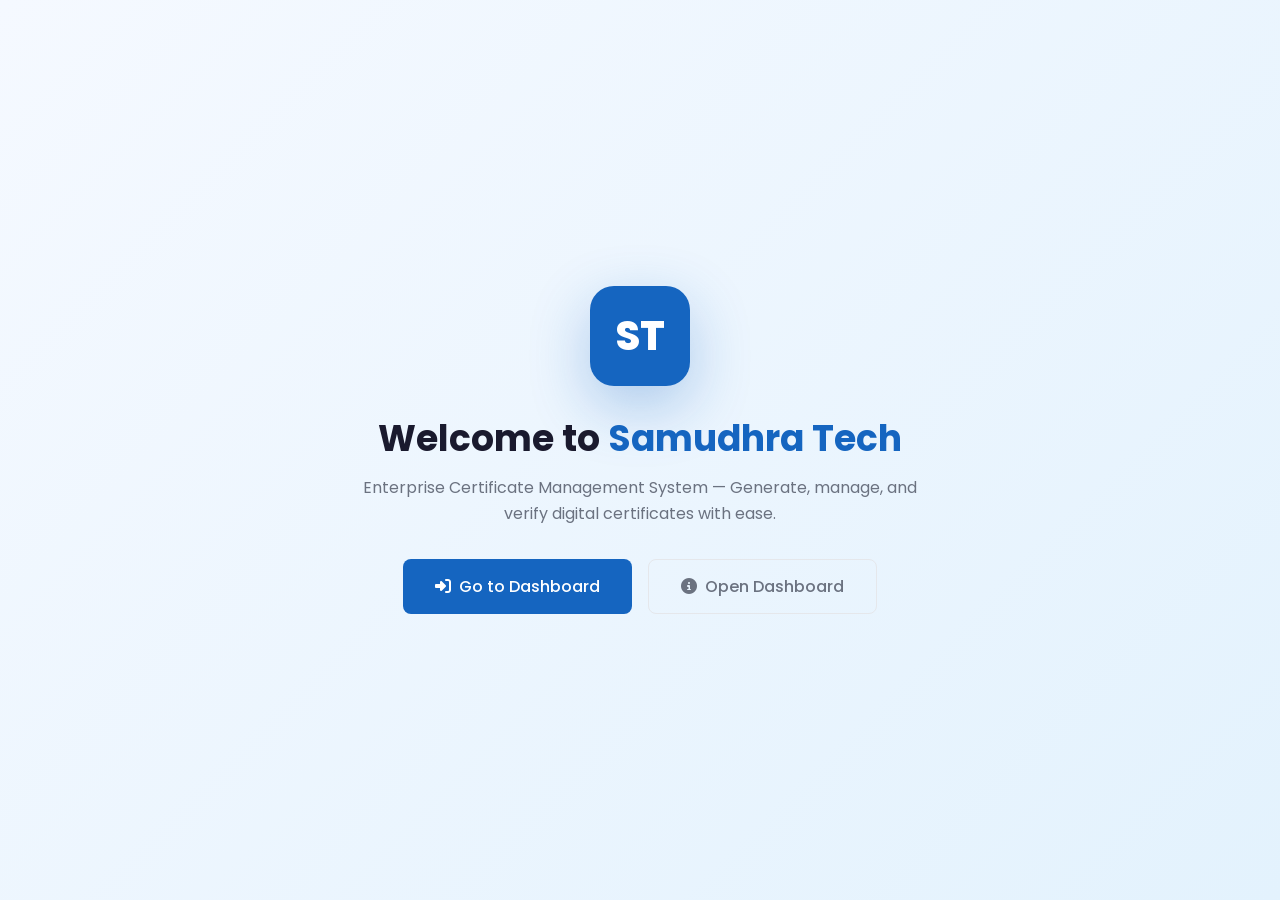
<file: certificate-system/certificate-system/index.html>
<!DOCTYPE html>
<html lang="en">
<head>
  <meta charset="UTF-8">
  <meta name="viewport" content="width=device-width, initial-scale=1.0">
  <title>Samudhra Tech Solutions - Certificate Management System</title>
  <link rel="preconnect" href="https://fonts.googleapis.com">
  <link rel="preconnect" href="https://fonts.gstatic.com" crossorigin>
  <link href="https://fonts.googleapis.com/css2?family=Poppins:wght@300;400;500;600;700;800&family=Inter:wght@300;400;500;600;700&family=Roboto:wght@300;400;500;700&family=Open+Sans:wght@300;400;500;600;700&family=Montserrat:wght@300;400;500;600;700;800&family=Lato:wght@300;400;700&family=Nunito:wght@300;400;600;700&family=Playfair+Display:ital,wght@0,400;0,700;1,400&family=Merriweather:ital,wght@0,300;0,400;0,700;1,300&display=swap" rel="stylesheet">
  <link rel="stylesheet" href="https://cdnjs.cloudflare.com/ajax/libs/font-awesome/6.5.1/css/all.min.css">
  <link rel="stylesheet" href="css/style.css">
  <link rel="stylesheet" href="css/animations.css">
  <link rel="stylesheet" href="css/responsive.css">
  <style>
    .landing-page { min-height: 100vh; display: flex; align-items: center; justify-content: center; background: linear-gradient(135deg, var(--bg) 0%, var(--primary-bg) 100%); position: relative; overflow: hidden; }
    .landing-content { text-align: center; z-index: 1; padding: 40px 20px; max-width: 600px; }
    .landing-logo { width: 100px; height: 100px; background: var(--primary); border-radius: var(--radius-xl); display: flex; align-items: center; justify-content: center; color: white; font-size: 40px; font-weight: 800; margin: 0 auto 24px; box-shadow: 0 20px 60px rgba(21,101,192,0.3); }
    .landing-content h1 { font-size: 36px; font-weight: 700; margin-bottom: 8px; }
    .landing-content h1 span { color: var(--primary); }
    .landing-content p { color: var(--text-secondary); font-size: 16px; margin-bottom: 32px; }
    .landing-buttons { display: flex; gap: 16px; justify-content: center; flex-wrap: wrap; }
  </style>
</head>
<body>
  <div class="floating-shapes">
    <div class="floating-shape"></div>
    <div class="floating-shape"></div>
    <div class="floating-shape"></div>
  </div>
  <div class="landing-page">
    <div class="landing-content fade-in">
      <div class="landing-logo">ST</div>
      <h1>Welcome to <span>Samudhra Tech</span></h1>
      <p>Enterprise Certificate Management System — Generate, manage, and verify digital certificates with ease.</p>
      <div class="landing-buttons">
        <a href="dashboard.html" class="btn btn-primary btn-lg"><i class="fas fa-sign-in-alt"></i> Go to Dashboard</a>
        <a href="dashboard.html" class="btn btn-outline btn-lg"><i class="fas fa-info-circle"></i> Open Dashboard</a>
      </div>
    </div>
  </div>
  <script>
    setTimeout(() => window.location.href = 'dashboard.html', 2000);
  </script>
</body>
</html>
</file>
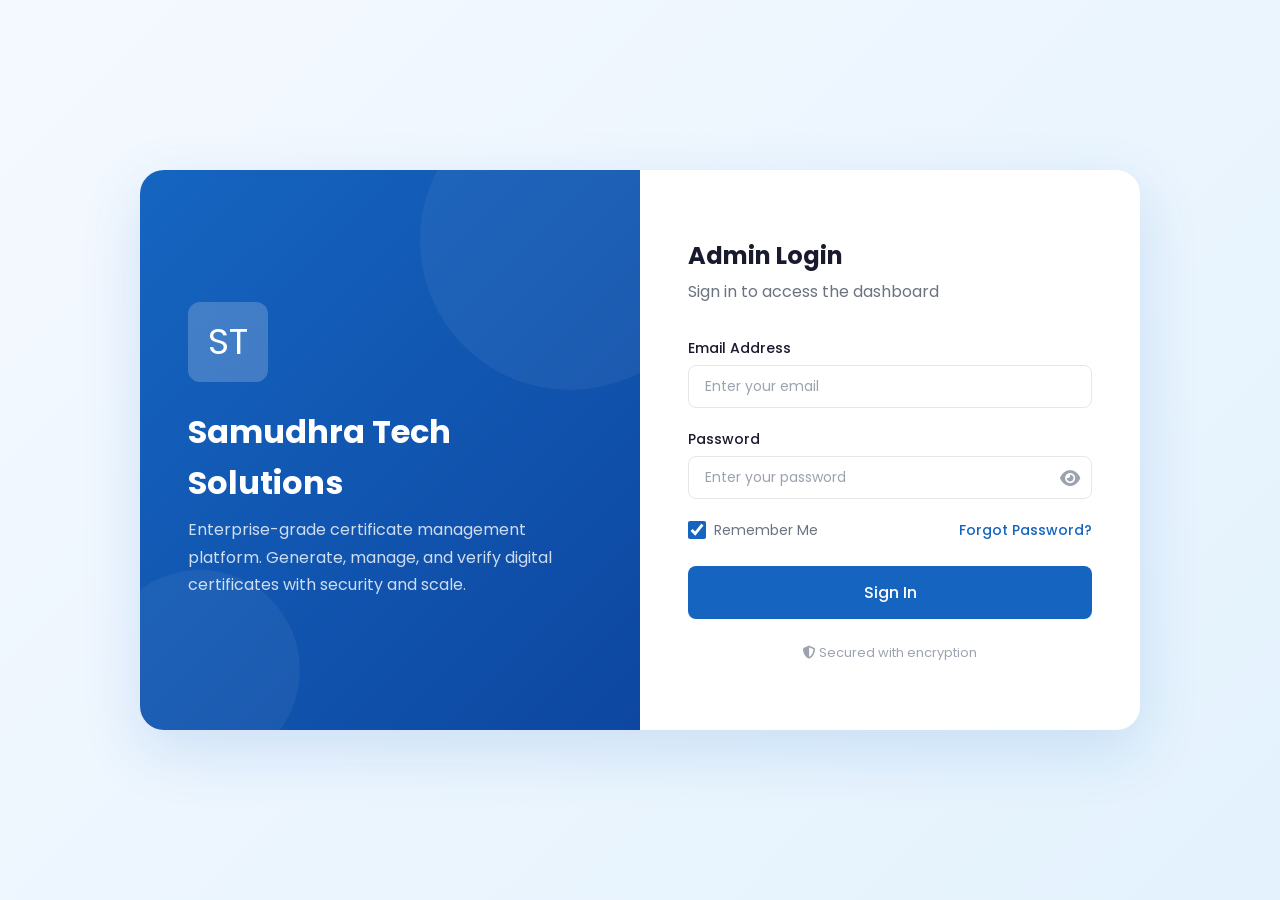
<file: certificate-system/certificate-system/login.html>
<!DOCTYPE html>
<html lang="en">
<head>
  <meta charset="UTF-8">
  <meta name="viewport" content="width=device-width, initial-scale=1.0">
  <title>Login - Samudhra Tech Solutions</title>
  <link rel="preconnect" href="https://fonts.googleapis.com">
  <link rel="preconnect" href="https://fonts.gstatic.com" crossorigin>
  <link href="https://fonts.googleapis.com/css2?family=Poppins:wght@300;400;500;600;700;800&family=Inter:wght@300;400;500;600;700&family=Roboto:wght@300;400;500;700&family=Open+Sans:wght@300;400;500;600;700&family=Montserrat:wght@300;400;500;600;700;800&family=Lato:wght@300;400;700&family=Nunito:wght@300;400;600;700&family=Playfair+Display:ital,wght@0,400;0,700;1,400&family=Merriweather:ital,wght@0,300;0,400;0,700;1,300&display=swap" rel="stylesheet">
  <link rel="stylesheet" href="https://cdnjs.cloudflare.com/ajax/libs/font-awesome/6.5.1/css/all.min.css">
  <link rel="stylesheet" href="css/style.css">
  <link rel="stylesheet" href="css/animations.css">
  <link rel="stylesheet" href="css/responsive.css">
</head>
<body>
  <div class="floating-shapes">
    <div class="floating-shape"></div>
    <div class="floating-shape"></div>
    <div class="floating-shape"></div>
  </div>
  <div class="login-page">
    <div class="login-container">
      <div class="login-left">
        <div class="login-left-content">
          <div class="company-logo">ST</div>
          <h1>Samudhra Tech Solutions</h1>
          <p>Enterprise-grade certificate management platform. Generate, manage, and verify digital certificates with security and scale.</p>
        </div>
      </div>
      <div class="login-right">
        <h2>Admin Login</h2>
        <p class="subtitle">Sign in to access the dashboard</p>
        <form id="loginForm">
          <div class="form-group">
            <label class="form-label" for="loginEmail">Email Address</label>
            <input type="email" id="loginEmail" class="form-input" placeholder="Enter your email" required>
          </div>
          <div class="form-group">
            <label class="form-label" for="loginPassword">Password</label>
            <div class="password-wrapper">
              <input type="password" id="loginPassword" class="form-input" placeholder="Enter your password" required>
              <button type="button" class="password-toggle" id="passwordToggle"><i class="fas fa-eye"></i></button>
            </div>
          </div>
          <div class="login-options">
            <label class="checkbox-wrapper">
              <input type="checkbox" checked> Remember Me
            </label>
            <a href="#" class="forgot-link">Forgot Password?</a>
          </div>
          <button type="submit" class="btn btn-primary btn-lg btn-block">Sign In</button>
        </form>
        <p style="text-align:center;margin-top:24px;font-size:13px;color:var(--text-muted)">
          <i class="fas fa-shield-alt"></i> Secured with encryption
        </p>
      </div>
    </div>
  </div>

  <div class="loading-screen" id="loadingScreen">
    <div class="loading-screen-logo">ST</div>
    <div class="loading-screen-text">Samudhra Tech Solutions</div>
    <div class="loading-dots">
      <div class="loading-dot"></div>
      <div class="loading-dot"></div>
      <div class="loading-dot"></div>
    </div>
  </div>

  <div id="toastContainer" class="toast-container"></div>

  <script src="js/utils.js"></script>
  <script>
    const Login = {
      init() {
        this.setupPasswordToggle();
        this.setupForm();
        this.checkSession();
      },
      setupPasswordToggle() {
        const toggle = document.getElementById('passwordToggle');
        const password = document.getElementById('loginPassword');
        if (toggle && password) {
          toggle.addEventListener('click', () => {
            const type = password.type === 'password' ? 'text' : 'password';
            password.type = type;
            toggle.querySelector('i').className = type === 'password' ? 'fas fa-eye' : 'fas fa-eye-slash';
          });
        }
      },
      setupForm() {
        const form = document.getElementById('loginForm');
        if (form) {
          form.addEventListener('submit', async (e) => {
            e.preventDefault();
            const email = document.getElementById('loginEmail').value.trim();
            const password = document.getElementById('loginPassword').value;
            if (!email) { showToast('Error', 'Please enter your email', 'error'); return; }
            if (!password) { showToast('Error', 'Please enter your password', 'error'); return; }
            if (!Utils.isValidEmail(email)) { showToast('Error', 'Please enter a valid email', 'error'); return; }
            
            const submitBtn = form.querySelector('button[type="submit"]');
            const originalBtnHtml = submitBtn.innerHTML;
            submitBtn.disabled = true;
            submitBtn.innerHTML = '<i class="fas fa-spinner fa-spin"></i> Signing In...';
            
            try {
              const session = await Api.login(email, password);
              const user = { id: session.id, name: session.name, email: session.email, role: session.role };
              Utils.setToStorage('authToken', session.token);
              Utils.setToStorage('currentUser', user);
              showToast('Success', 'Welcome back, Admin!', 'success');
              setTimeout(() => Utils.navigateTo('dashboard.html'), 800);
            } catch (error) {
              showToast('Error', error.message || 'Login failed', 'error');
              submitBtn.disabled = false;
              submitBtn.innerHTML = originalBtnHtml;
            }
          });
        }
      },
      checkSession() {
        if (Utils.getFromStorage('currentUser')) {
          Utils.navigateTo('dashboard.html');
        }
      }
    };
  </script>
  <script src="js/api.js"></script>
  <script src="js/app.js"></script>
</body>
</html>
</file>
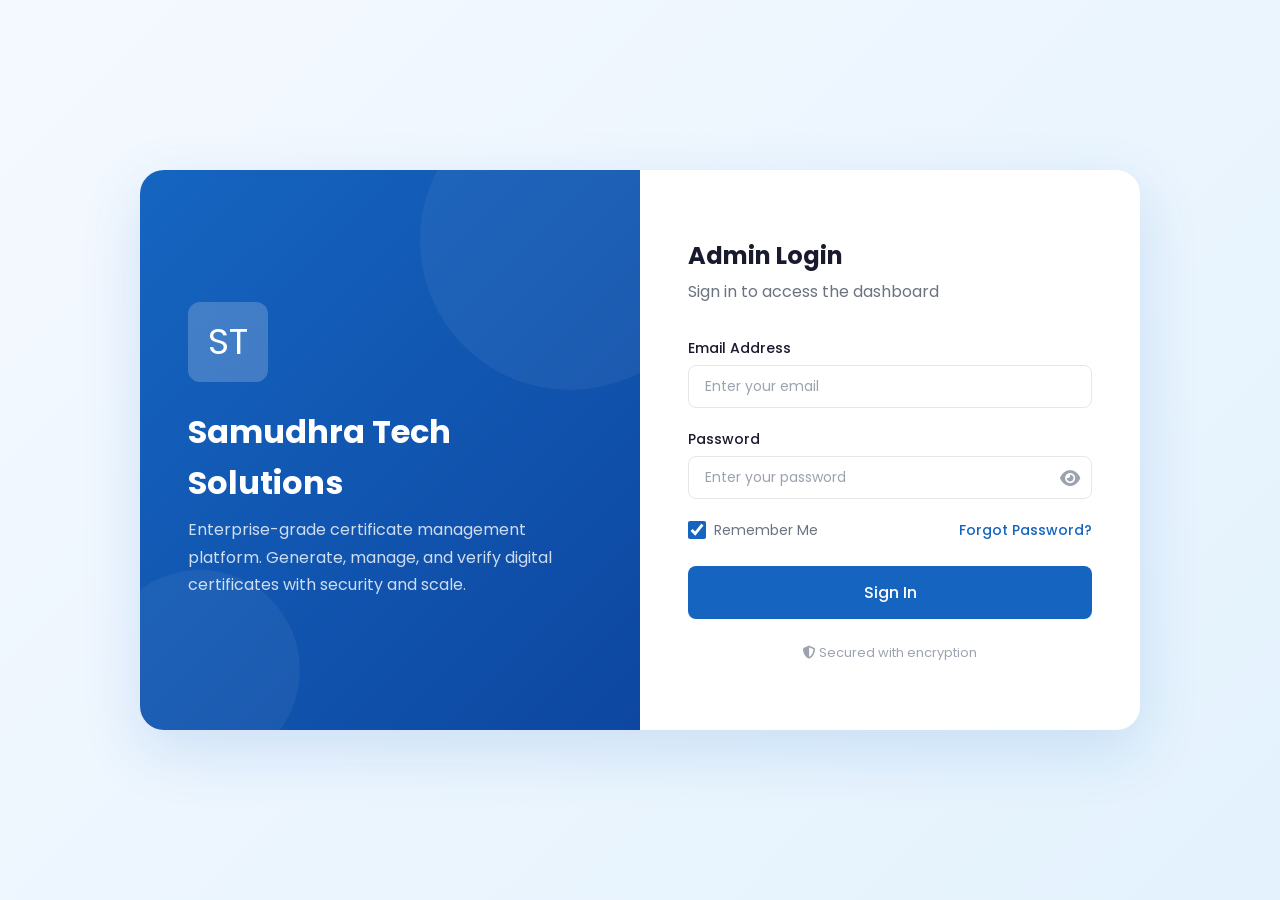
<file: certificate-system/certificate-system/profile.html>
<!DOCTYPE html>
<html lang="en">
<head>
  <meta charset="UTF-8">
  <meta name="viewport" content="width=device-width, initial-scale=1.0">
  <title>Profile - Samudhra Tech Solutions</title>
  <link rel="preconnect" href="https://fonts.googleapis.com">
  <link rel="preconnect" href="https://fonts.gstatic.com" crossorigin>
  <link href="https://fonts.googleapis.com/css2?family=Poppins:wght@300;400;500;600;700;800&family=Inter:wght@300;400;500;600;700&family=Roboto:wght@300;400;500;700&family=Open+Sans:wght@300;400;500;600;700&family=Montserrat:wght@300;400;500;600;700;800&family=Lato:wght@300;400;700&family=Nunito:wght@300;400;600;700&family=Playfair+Display:ital,wght@0,400;0,700;1,400&family=Merriweather:ital,wght@0,300;0,400;0,700;1,300&display=swap" rel="stylesheet">
  <link rel="stylesheet" href="https://cdnjs.cloudflare.com/ajax/libs/font-awesome/6.5.1/css/all.min.css">
  <link rel="stylesheet" href="css/style.css">
  <link rel="stylesheet" href="css/components.css">
  <link rel="stylesheet" href="css/dashboard.css">
  <link rel="stylesheet" href="css/animations.css">
  <link rel="stylesheet" href="css/responsive.css">
</head>
<body>
  <div class="page-wrapper">
    <aside class="sidebar" id="sidebar">
      <div class="sidebar-header">
        <div class="sidebar-logo">ST</div>
        <div class="sidebar-brand">Samudhra <span>Tech</span></div>
      </div>
      <div class="sidebar-body">
        <div class="sidebar-section-title">Main Menu</div>
        <nav class="sidebar-nav">
          <a href="dashboard.html" class="sidebar-link"><i class="fas fa-th-large"></i><span>Dashboard</span></a>
          <a href="students.html" class="sidebar-link"><i class="fas fa-user-graduate"></i><span>Students</span></a>
          <a href="templates.html" class="sidebar-link"><i class="fas fa-layer-group"></i><span>Templates</span></a>
          <a href="generate.html" class="sidebar-link"><i class="fas fa-certificate"></i><span>Generate</span></a>
          <a href="verification.html" class="sidebar-link"><i class="fas fa-check-double"></i><span>Verification</span></a>
          <a href="reports.html" class="sidebar-link"><i class="fas fa-chart-bar"></i><span>Reports</span></a>
        </nav>
        <div class="sidebar-section-title">Other</div>
        <nav class="sidebar-nav">
          <a href="settings.html" class="sidebar-link"><i class="fas fa-cog"></i><span>Settings</span></a>
          <a href="profile.html" class="sidebar-link active"><i class="fas fa-user-circle"></i><span>Profile</span></a>
        </nav>
      </div>
      <div class="sidebar-footer">
        <a href="login.html" class="sidebar-link" onclick="Utils.removeFromStorage('currentUser')"><i class="fas fa-sign-out-alt"></i><span>Logout</span></a>
      </div>
    </aside>
    <div class="sidebar-overlay" id="sidebarOverlay"></div>

    <div class="main-content" id="mainContent">
      <nav class="navbar" id="navbar">
        <div class="navbar-left">
          <button class="navbar-toggle" id="mobileMenuToggle"><i class="fas fa-bars"></i></button>
          <button class="navbar-toggle" id="sidebarToggle"><i class="fas fa-chevron-left"></i></button>
          <div class="navbar-search"><i class="fas fa-search"></i><input type="text" placeholder="Search..."></div>
        </div>
        <div class="navbar-right">
          <button class="navbar-btn" id="mobileSearchToggle"><i class="fas fa-search"></i></button>
          <button class="navbar-btn" id="themeToggle"><i class="fas fa-moon"></i></button>
          <button class="navbar-btn"><i class="fas fa-bell"></i><span class="notification-dot"></span></button>
          <div class="navbar-profile">
            <div class="avatar-placeholder">A</div>
            <div class="navbar-profile-info">
              <div class="navbar-profile-name">Admin User</div>
              <div class="navbar-profile-role">Administrator</div>
            </div>
          </div>
        </div>
      </nav>

      <div class="page-content">
        <div class="breadcrumb">
          <a href="dashboard.html">Dashboard</a>
          <span class="separator"><i class="fas fa-chevron-right"></i></span>
          <span>Profile</span>
        </div>

        <div class="profile-header">
          <div class="profile-avatar-lg" id="profileAvatar">A</div>
          <div class="profile-info">
            <h1 id="profileDisplayName">Admin User</h1>
            <p id="profileDisplayEmail">admin@samudhratech.com</p>
            <p id="profileDisplayPhone" style="font-size:14px;margin-top:4px">+91 98765 43210</p>
          </div>
          <button class="btn btn-secondary" style="margin-left:auto" id="editProfileBtn"><i class="fas fa-edit"></i> Edit Profile</button>
        </div>

        <div class="grid-2">
          <div class="card">
            <div class="card-header">
              <div class="card-title"><i class="fas fa-user-edit" style="color:var(--primary)"></i> Edit Profile</div>
            </div>
            <form id="profileForm">
              <div class="form-group">
                <label class="form-label">Full Name</label>
                <input type="text" class="form-input" id="profileName" placeholder="Admin User">
              </div>
              <div class="form-group">
                <label class="form-label">Email Address</label>
                <input type="email" class="form-input" id="profileEmail" placeholder="admin@samudhratech.com">
              </div>
              <button type="submit" class="btn btn-primary"><i class="fas fa-save"></i> Update Profile</button>
            </form>
          </div>

          <div class="card">
            <div class="card-header">
              <div class="card-title"><i class="fas fa-key" style="color:var(--primary)"></i> Change Password</div>
            </div>
            <form id="passwordForm">
              <div class="form-group">
                <label class="form-label">Current Password</label>
                <input type="password" class="form-input" id="currentPassword" placeholder="Enter current password">
              </div>
              <div class="form-group">
                <label class="form-label">New Password</label>
                <input type="password" class="form-input" id="newPassword" placeholder="Enter new password">
              </div>
              <div class="form-group">
                <label class="form-label">Confirm New Password</label>
                <input type="password" class="form-input" id="confirmPassword" placeholder="Confirm new password">
              </div>
              <button type="submit" class="btn btn-primary"><i class="fas fa-key"></i> Change Password</button>
            </form>
          </div>
        </div>
      </div>
    </div>
  </div>

  <div id="toastContainer" class="toast-container"></div>

  <script src="js/utils.js"></script>
  <script src="js/api.js"></script>
  <script src="js/app.js"></script>
  <script src="js/settings.js"></script>
</body>
</html>
</file>
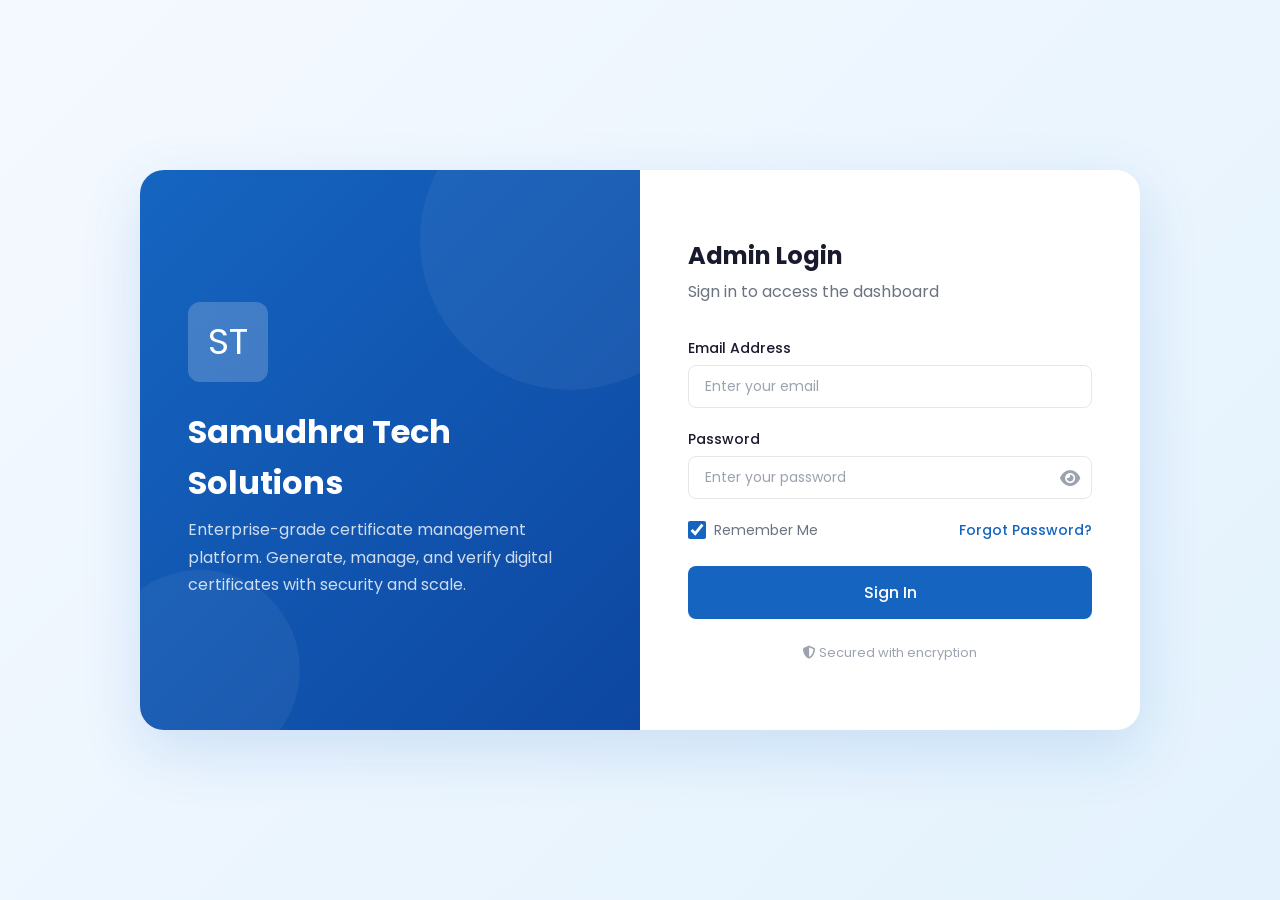
<file: certificate-system/certificate-system/settings.html>
<!DOCTYPE html>
<html lang="en">
<head>
  <meta charset="UTF-8">
  <meta name="viewport" content="width=device-width, initial-scale=1.0">
  <title>Settings - Samudhra Tech Solutions</title>
  <link rel="preconnect" href="https://fonts.googleapis.com">
  <link rel="preconnect" href="https://fonts.gstatic.com" crossorigin>
  <link href="https://fonts.googleapis.com/css2?family=Poppins:wght@300;400;500;600;700;800&family=Inter:wght@300;400;500;600;700&family=Roboto:wght@300;400;500;700&family=Open+Sans:wght@300;400;500;600;700&family=Montserrat:wght@300;400;500;600;700;800&family=Lato:wght@300;400;700&family=Nunito:wght@300;400;600;700&family=Playfair+Display:ital,wght@0,400;0,700;1,400&family=Merriweather:ital,wght@0,300;0,400;0,700;1,300&display=swap" rel="stylesheet">
  <link rel="stylesheet" href="https://cdnjs.cloudflare.com/ajax/libs/font-awesome/6.5.1/css/all.min.css">
  <link rel="stylesheet" href="css/style.css">
  <link rel="stylesheet" href="css/components.css">
  <link rel="stylesheet" href="css/dashboard.css">
  <link rel="stylesheet" href="css/animations.css">
  <link rel="stylesheet" href="css/responsive.css">
</head>
<body>
  <div class="page-wrapper">
    <aside class="sidebar" id="sidebar">
      <div class="sidebar-header">
        <div class="sidebar-logo">ST</div>
        <div class="sidebar-brand">Samudhra <span>Tech</span></div>
      </div>
      <div class="sidebar-body">
        <div class="sidebar-section-title">Main Menu</div>
        <nav class="sidebar-nav">
          <a href="dashboard.html" class="sidebar-link"><i class="fas fa-th-large"></i><span>Dashboard</span></a>
          <a href="students.html" class="sidebar-link"><i class="fas fa-user-graduate"></i><span>Students</span></a>
          <a href="templates.html" class="sidebar-link"><i class="fas fa-layer-group"></i><span>Templates</span></a>
          <a href="generate.html" class="sidebar-link"><i class="fas fa-certificate"></i><span>Generate</span></a>
          <a href="verification.html" class="sidebar-link"><i class="fas fa-check-double"></i><span>Verification</span></a>
          <a href="reports.html" class="sidebar-link"><i class="fas fa-chart-bar"></i><span>Reports</span></a>
        </nav>
        <div class="sidebar-section-title">Other</div>
        <nav class="sidebar-nav">
          <a href="settings.html" class="sidebar-link active"><i class="fas fa-cog"></i><span>Settings</span></a>
          <a href="profile.html" class="sidebar-link"><i class="fas fa-user-circle"></i><span>Profile</span></a>
        </nav>
      </div>
      <div class="sidebar-footer">
        <a href="login.html" class="sidebar-link" onclick="Utils.removeFromStorage('currentUser')"><i class="fas fa-sign-out-alt"></i><span>Logout</span></a>
      </div>
    </aside>
    <div class="sidebar-overlay" id="sidebarOverlay"></div>

    <div class="main-content" id="mainContent">
      <nav class="navbar" id="navbar">
        <div class="navbar-left">
          <button class="navbar-toggle" id="mobileMenuToggle"><i class="fas fa-bars"></i></button>
          <button class="navbar-toggle" id="sidebarToggle"><i class="fas fa-chevron-left"></i></button>
          <div class="navbar-search"><i class="fas fa-search"></i><input type="text" placeholder="Search settings..."></div>
        </div>
        <div class="navbar-right">
          <button class="navbar-btn" id="mobileSearchToggle"><i class="fas fa-search"></i></button>
          <button class="navbar-btn" id="themeToggle"><i class="fas fa-moon"></i></button>
          <button class="navbar-btn"><i class="fas fa-bell"></i><span class="notification-dot"></span></button>
          <div class="navbar-profile">
            <div class="avatar-placeholder">A</div>
            <div class="navbar-profile-info">
              <div class="navbar-profile-name">Admin User</div>
              <div class="navbar-profile-role">Administrator</div>
            </div>
          </div>
        </div>
      </nav>

      <div class="page-content">
        <div class="breadcrumb">
          <a href="dashboard.html">Dashboard</a>
          <span class="separator"><i class="fas fa-chevron-right"></i></span>
          <span>Settings</span>
        </div>

        <div class="page-header">
          <div>
            <h1 class="page-title">System <span>Settings</span></h1>
            <p style="color:var(--text-muted);font-size:14px;margin-top:4px">Configure company and system preferences</p>
          </div>
          <button class="btn btn-primary settings-save-btn"><i class="fas fa-save"></i> Save All</button>
        </div>

        <form id="settingsForm">
          <div class="card settings-section">
            <div class="settings-section-title"><i class="fas fa-building" style="color:var(--primary)"></i> Company Information</div>
            <div class="settings-grid">
              <div class="form-group">
                <label class="form-label">Company Logo</label>
                <div class="image-upload" id="logoPreview"><i class="fas fa-upload"></i><span>Upload Logo</span></div>
                <input type="file" id="logoUpload" accept="image/*" hidden>
              </div>
              <div>
                <div class="form-group">
                  <label class="form-label">Company Name</label>
                  <input type="text" class="form-input" id="companyName" placeholder="Samudhra Tech Solutions">
                </div>
                <div class="form-group">
                  <label class="form-label">Company Email</label>
                  <input type="email" class="form-input" id="companyEmail" placeholder="contact@samudhratech.com">
                </div>
              </div>
              <div class="form-group">
                <label class="form-label">Phone</label>
                <input type="text" class="form-input" id="companyPhone" placeholder="+91 98765 43210">
              </div>
              <div class="form-group">
                <label class="form-label">Website</label>
                <input type="text" class="form-input" id="companyWebsite" placeholder="www.samudhratech.com">
              </div>
            </div>
            <div class="form-group">
              <label class="form-label">Address</label>
              <textarea class="form-textarea" id="companyAddress" placeholder="Company address"></textarea>
            </div>
          </div>

          <div class="card settings-section">
            <div class="settings-section-title"><i class="fas fa-image" style="color:var(--primary)"></i> Brand Assets</div>
            <div class="settings-upload-grid">
              <div>
                <label class="form-label">Signature</label>
                <div class="image-upload" id="signaturePreview"><i class="fas fa-pen"></i><span>Upload Signature</span></div>
                <input type="file" id="signatureUpload" accept="image/*" hidden>
              </div>
              <div>
                <label class="form-label">Company Seal</label>
                <div class="image-upload" id="sealPreview"><i class="fas fa-stamp"></i><span>Upload Seal</span></div>
                <input type="file" id="sealUpload" accept="image/*" hidden>
              </div>
            </div>
          </div>

          <div class="card settings-section">
            <div class="settings-section-title"><i class="fas fa-bell" style="color:var(--primary)"></i> Notification Preferences</div>
            <div style="display:flex;flex-direction:column;gap:12px">
              <label class="checkbox-wrapper"><input type="checkbox" id="notifEmail"> Email Notifications</label>
              <label class="checkbox-wrapper"><input type="checkbox" id="notifBrowser"> Browser Notifications</label>
              <label class="checkbox-wrapper"><input type="checkbox" id="notifCertificateGeneration"> Certificate Generation Alerts</label>
              <label class="checkbox-wrapper"><input type="checkbox" id="notifStudentAdded"> Student Added Alerts</label>
            </div>
          </div>
        </form>
      </div>
    </div>
  </div>

  <div id="toastContainer" class="toast-container"></div>

  <script src="js/utils.js"></script>
  <script src="js/api.js"></script>
  <script src="js/app.js"></script>
  <script src="js/settings.js"></script>
</body>
</html>
</file>
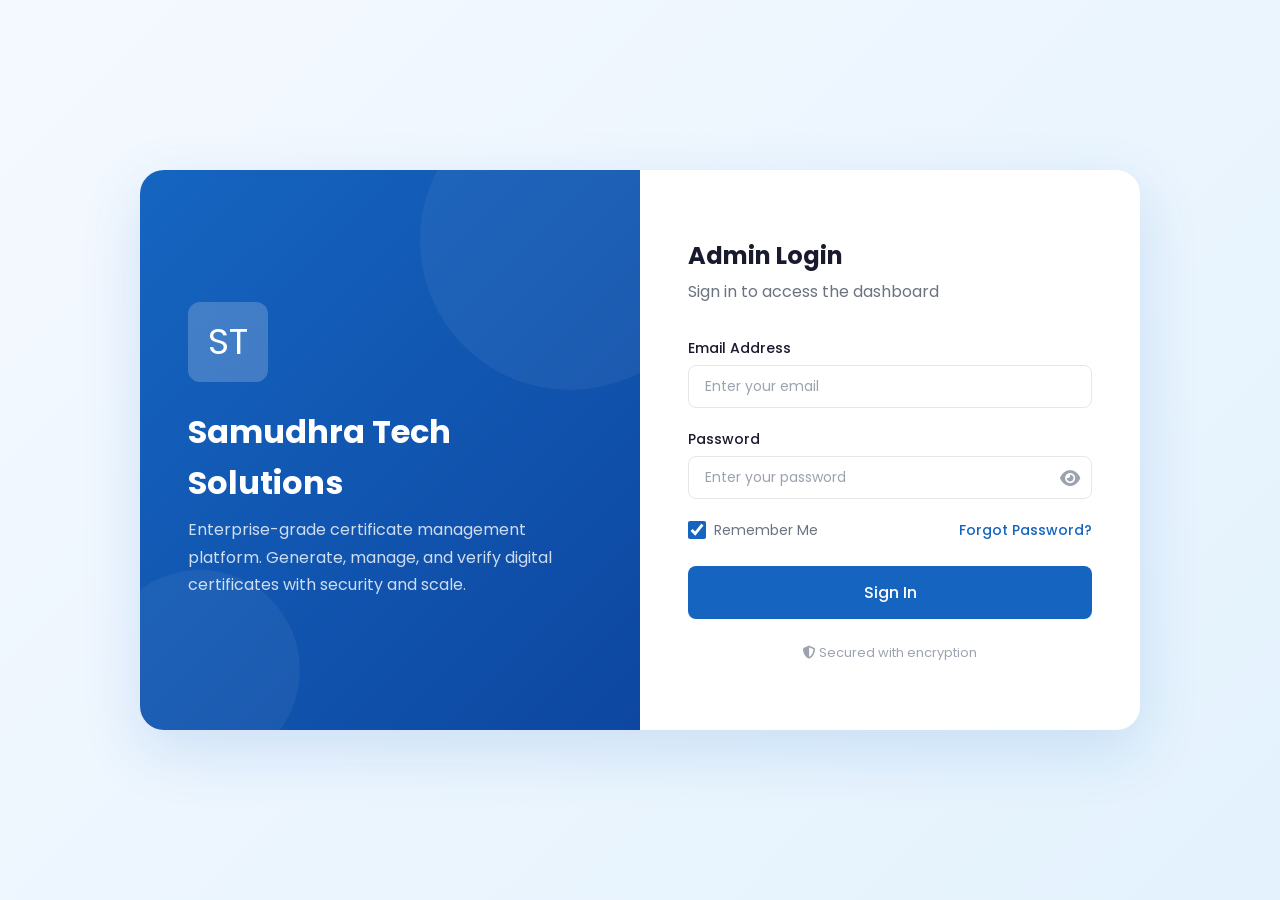
<file: certificate-system/certificate-system/students.html>
<!DOCTYPE html>
<html lang="en">
<head>
  <meta charset="UTF-8">
  <meta name="viewport" content="width=device-width, initial-scale=1.0">
  <title>Students - Samudhra Tech Solutions</title>
  <link rel="preconnect" href="https://fonts.googleapis.com">
  <link rel="preconnect" href="https://fonts.gstatic.com" crossorigin>
  <link href="https://fonts.googleapis.com/css2?family=Poppins:wght@300;400;500;600;700;800&family=Inter:wght@300;400;500;600;700&family=Roboto:wght@300;400;500;700&family=Open+Sans:wght@300;400;500;600;700&family=Montserrat:wght@300;400;500;600;700;800&family=Lato:wght@300;400;700&family=Nunito:wght@300;400;600;700&family=Playfair+Display:ital,wght@0,400;0,700;1,400&family=Merriweather:ital,wght@0,300;0,400;0,700;1,300&display=swap" rel="stylesheet">
  <link rel="stylesheet" href="https://cdnjs.cloudflare.com/ajax/libs/font-awesome/6.5.1/css/all.min.css">
  <link rel="stylesheet" href="css/style.css">
  <link rel="stylesheet" href="css/components.css">
  <link rel="stylesheet" href="css/dashboard.css">
  <link rel="stylesheet" href="css/animations.css">
  <link rel="stylesheet" href="css/responsive.css">
</head>
<body>
  <div class="page-wrapper">
    <aside class="sidebar" id="sidebar">
      <div class="sidebar-header">
        <div class="sidebar-logo">ST</div>
        <div class="sidebar-brand">Samudhra <span>Tech</span></div>
      </div>
      <div class="sidebar-body">
        <div class="sidebar-section-title">Main Menu</div>
        <nav class="sidebar-nav">
          <a href="dashboard.html" class="sidebar-link"><i class="fas fa-th-large"></i><span>Dashboard</span></a>
          <a href="students.html" class="sidebar-link active"><i class="fas fa-user-graduate"></i><span>Students</span></a>
          <a href="templates.html" class="sidebar-link"><i class="fas fa-layer-group"></i><span>Templates</span></a>
          <a href="generate.html" class="sidebar-link"><i class="fas fa-certificate"></i><span>Generate</span></a>
          <a href="verification.html" class="sidebar-link"><i class="fas fa-check-double"></i><span>Verification</span></a>
          <a href="reports.html" class="sidebar-link"><i class="fas fa-chart-bar"></i><span>Reports</span></a>
        </nav>
        <div class="sidebar-section-title">Other</div>
        <nav class="sidebar-nav">
          <a href="settings.html" class="sidebar-link"><i class="fas fa-cog"></i><span>Settings</span></a>
          <a href="profile.html" class="sidebar-link"><i class="fas fa-user-circle"></i><span>Profile</span></a>
        </nav>
      </div>

    </aside>
    <div class="sidebar-overlay" id="sidebarOverlay"></div>

    <div class="main-content" id="mainContent">
      <nav class="navbar" id="navbar">
        <div class="navbar-left">
          <button class="navbar-toggle" id="mobileMenuToggle"><i class="fas fa-bars"></i></button>
          <button class="navbar-toggle" id="sidebarToggle"><i class="fas fa-chevron-left"></i></button>
          <div class="navbar-search">
            <i class="fas fa-search"></i>
            <input type="text" placeholder="Search students..." id="studentSearch">
          </div>
        </div>
        <div class="navbar-right">
          <button class="navbar-btn" id="mobileSearchToggle"><i class="fas fa-search"></i></button>
          <button class="navbar-btn" id="themeToggle"><i class="fas fa-moon"></i></button>
          <button class="navbar-btn"><i class="fas fa-bell"></i><span class="notification-dot"></span></button>
          <div class="navbar-profile">
            <div class="avatar-placeholder">A</div>
            <div class="navbar-profile-info">
              <div class="navbar-profile-name">Admin User</div>
              <div class="navbar-profile-role">Administrator</div>
            </div>
          </div>
        </div>
      </nav>

      <div class="page-content">
        <div class="breadcrumb">
          <a href="dashboard.html">Dashboard</a>
          <span class="separator"><i class="fas fa-chevron-right"></i></span>
          <span>Students</span>
        </div>

        <div class="page-header">
          <div>
            <h1 class="page-title">Student <span>Management</span></h1>
            <p style="color:var(--text-muted);font-size:14px;margin-top:4px">Manage all registered students and their details</p>
          </div>
          <div style="display:flex;gap:8px;flex-wrap:wrap">
            <button class="btn btn-outline" onclick="alert('Bulk upload feature placeholder - ready for backend integration')"><i class="fas fa-upload"></i> Bulk Upload</button>
            <button class="btn btn-primary" onclick="Students.openAddModal()"><i class="fas fa-plus"></i> Add Student</button>
          </div>
        </div>

        <div id="studentStats" style="display:flex;gap:8px;margin-bottom:16px;flex-wrap:wrap"></div>

        <div class="filter-bar">
          <div class="search-bar">
            <i class="fas fa-search"></i>
            <input type="text" placeholder="Search by name, register number, email..." id="studentSearchFilter">
          </div>
          <select id="studentFilter">
            <option value="">All Status</option>
            <option value="Active">Active</option>
            <option value="Completed">Completed</option>
          </select>
          <select id="studentSort">
            <option value="">Sort by</option>
            <option value="name-asc">Name A-Z</option>
            <option value="name-desc">Name Z-A</option>
            <option value="startDate-desc">Newest</option>
            <option value="startDate-asc">Oldest</option>
          </select>
        </div>

        <div class="card" style="padding:0;overflow:hidden">
          <div class="table-wrapper">
            <table>
              <thead>
                <tr>
                  <th>Student</th>
                  <th>Type</th>
                  <th>College</th>
                  <th>Department</th>
                  <th>Program</th>
                  <th>Duration</th>
                  <th>Status</th>
                  <th style="width:60px">Actions</th>
                </tr>
              </thead>
              <tbody id="studentsTableBody"></tbody>
            </table>
          </div>
        </div>

        <div class="table-info" id="tableInfo"></div>
        <div class="pagination" id="studentsPagination"></div>
      </div>
    </div>
  </div>

  <!-- Student Modal -->
  <div class="modal-overlay" id="studentModal">
    <div class="modal modal-lg">
      <div class="modal-header">
        <h3 class="modal-title" id="studentModalTitle">Add New Student</h3>
        <button class="modal-close">&times;</button>
      </div>
      <div class="modal-body">
        <div class="grid-2">
          <div class="form-group">
            <label class="form-label">Full Name *</label>
            <input type="text" class="form-input" id="studentName" placeholder="Enter full name">
          </div>
          <div class="form-group" style="display: none;">
            <label class="form-label">Register Number</label>
            <input type="text" class="form-input" id="studentRegisterNumber" placeholder="e.g. STU2024001">
          </div>
          <div class="form-group">
            <label class="form-label">Student Type *</label>
            <select class="form-select" id="studentType" onchange="Students.toggleStudentFields()">
              <option value="">Select type...</option>
              <option value="Internship">Internship</option>
              <option value="Course">Course</option>
            </select>
          </div>
          <div class="form-group">
            <label class="form-label">College</label>
            <input type="text" class="form-input" id="studentCollege" placeholder="College name">
          </div>
          <div class="form-group" id="deptFieldGroup">
            <label class="form-label">Department</label>
            <input type="text" class="form-input" id="studentDepartment" placeholder="e.g. Computer Science">
            <div class="form-error" id="deptError" style="display:none">Only alphabetic characters and spaces are allowed</div>
          </div>
          <div class="form-group" id="courseFieldGroup">
            <label class="form-label">Course Name</label>
            <input type="text" class="form-input" id="studentCourse" placeholder="Course name">
          </div>
          <div class="form-group">
            <label class="form-label">Email *</label>
            <input type="email" class="form-input" id="studentEmail" placeholder="email@example.com">
          </div>
          <div class="form-group">
            <label class="form-label">Phone</label>
            <input type="text" class="form-input" id="studentPhone" placeholder="Phone number">
          </div>
          <div class="form-group" id="internshipTitleGroup">
            <label class="form-label">Internship Title</label>
            <input type="text" class="form-input" id="studentInternshipTitle" placeholder="Internship title">
          </div>
          <div class="form-group">
            <label class="form-label">Duration</label>
            <select class="form-select" id="studentDurationSelect" onchange="Students.handleDurationSelectChange()">
              <option value="15 days">15 days</option>
              <option value="1 Month">1 Month</option>
              <option value="2 Months">2 Months</option>
              <option value="3 Months">3 Months</option>
              <option value="4 Months">4 Months</option>
              <option value="6 Months">6 Months</option>
              <option value="custom">Custom...</option>
            </select>
            <input type="text" class="form-input" id="studentDuration" placeholder="e.g. 3 Months" style="display:none; margin-top:8px;">
          </div>
          <div class="form-group">
            <label class="form-label">Start Date</label>
            <input type="date" class="form-input" id="studentStartDate">
          </div>
          <div class="form-group">
            <label class="form-label">End Date</label>
            <input type="date" class="form-input" id="studentEndDate">
          </div>
        </div>
        <div class="form-group">
          <label class="form-label">Status</label>
          <select class="form-select" id="studentStatus">
            <option value="Active">Active</option>
            <option value="Completed">Completed</option>
          </select>
        </div>
      </div>
      <div class="modal-footer">
        <button class="btn btn-outline" onclick="document.getElementById('studentModal').classList.remove('active');document.body.style.overflow=''">Cancel</button>
        <button class="btn btn-primary" onclick="Students.saveStudent()"><i class="fas fa-save"></i> Save Student</button>
      </div>
    </div>
  </div>

  <!-- Profile View Modal -->
  <div class="modal-overlay" id="profileViewModal">
    <div class="modal modal-lg">
      <div class="modal-header">
        <h3 class="modal-title">Student Profile</h3>
        <button class="modal-close">&times;</button>
      </div>
      <div class="modal-body"></div>
      <div class="modal-footer">
        <button class="btn btn-outline" onclick="document.getElementById('profileViewModal').classList.remove('active');document.body.style.overflow=''">Close</button>
      </div>
    </div>
  </div>

  <!-- Confirm Modal -->
  <div class="modal-overlay" id="confirmModal">
    <div class="modal modal-sm">
      <div class="modal-header">
        <h3 class="modal-title">Confirm</h3>
        <button class="modal-close">&times;</button>
      </div>
      <div class="modal-body"></div>
      <div class="modal-footer"></div>
    </div>
  </div>

  <div id="toastContainer" class="toast-container"></div>

  <script src="js/utils.js"></script>
  <script src="js/api.js"></script>
  <script src="js/app.js"></script>
  <script src="js/students.js"></script>
</body>
</html>
</file>
<file: certificate-system/certificate-system/css/style.css>
:root {
  --primary: #1565C0;
  --primary-dark: #0D47A1;
  --primary-light: #42A5F5;
  --primary-bg: #E3F2FD;
  --secondary: #FFFFFF;
  --bg: #F5F9FF;
  --bg-card: #FFFFFF;
  --text-primary: #1A1A2E;
  --text-secondary: #6B7280;
  --text-muted: #9CA3AF;
  --border: #E5E7EB;
  --border-light: #F3F4F6;
  --shadow-sm: 0 1px 3px rgba(21,101,192,0.08);
  --shadow: 0 4px 20px rgba(21,101,192,0.10);
  --shadow-lg: 0 10px 40px rgba(21,101,192,0.12);
  --shadow-xl: 0 20px 60px rgba(21,101,192,0.15);
  --radius-sm: 8px;
  --radius: 12px;
  --radius-lg: 16px;
  --radius-xl: 24px;
  --success: #10B981;
  --warning: #F59E0B;
  --error: #EF4444;
  --info: #3B82F6;
  --sidebar-width: 260px;
  --sidebar-collapsed: 72px;
  --navbar-height: 64px;
  --transition: all 0.3s cubic-bezier(0.4, 0, 0.2, 1);
  --glass-bg: rgba(255,255,255,0.7);
  --glass-border: rgba(255,255,255,0.3);
  --glass-shadow: 0 8px 32px rgba(21,101,192,0.08);
}

*, *::before, *::after {
  margin: 0;
  padding: 0;
  box-sizing: border-box;
}

html { scroll-behavior: smooth; }

body {
  font-family: 'Poppins', sans-serif;
  background: var(--bg);
  color: var(--text-primary);
  line-height: 1.6;
  overflow-x: hidden;
  min-height: 100vh;
}

a { text-decoration: none; color: inherit; }
ul { list-style: none; }
img { max-width: 100%; display: block; }
button { cursor: pointer; font-family: inherit; border: none; outline: none; }
input, select, textarea { font-family: inherit; outline: none; }

::-webkit-scrollbar { width: 6px; }
::-webkit-scrollbar-track { background: var(--border-light); }
::-webkit-scrollbar-thumb { background: var(--primary-light); border-radius: 3px; }

.container { max-width: 1200px; margin: 0 auto; padding: 0 20px; }

.page-wrapper {
  display: flex;
  min-height: 100vh;
}

.main-content {
  flex: 1;
  margin-left: var(--sidebar-width);
  transition: var(--transition);
  display: flex;
  flex-direction: column;
}

.main-content.expanded {
  margin-left: var(--sidebar-collapsed);
}

.page-content {
  padding: 24px;
  flex: 1;
  margin-top: var(--navbar-height);
}

.page-header {
  display: flex;
  justify-content: space-between;
  align-items: center;
  margin-bottom: 24px;
  flex-wrap: wrap;
  gap: 16px;
}

.page-title {
  font-size: 24px;
  font-weight: 700;
  color: var(--text-primary);
}

.page-title span {
  color: var(--primary);
}

.breadcrumb {
  display: flex;
  align-items: center;
  gap: 8px;
  font-size: 14px;
  color: var(--text-secondary);
  margin-bottom: 4px;
}

.breadcrumb a { color: var(--primary); }
.breadcrumb .separator { color: var(--text-muted); }

/* Glassmorphism */
.glass {
  background: var(--glass-bg);
  backdrop-filter: blur(20px);
  -webkit-backdrop-filter: blur(20px);
  border: 1px solid var(--glass-border);
  box-shadow: var(--glass-shadow);
}

/* Cards */
.card {
  background: var(--bg-card);
  border-radius: var(--radius);
  box-shadow: var(--shadow-sm);
  border: 1px solid var(--border-light);
  padding: 24px;
  transition: var(--transition);
}

.card:hover {
  box-shadow: var(--shadow);
  border-color: var(--border);
}

.card-header {
  display: flex;
  justify-content: space-between;
  align-items: center;
  margin-bottom: 20px;
  padding-bottom: 16px;
  border-bottom: 1px solid var(--border-light);
}

.card-title {
  font-size: 18px;
  font-weight: 600;
}

/* Grid Layouts */
.grid-2 { display: grid; grid-template-columns: repeat(2, 1fr); gap: 24px; }
.grid-3 { display: grid; grid-template-columns: repeat(3, 1fr); gap: 24px; }
.grid-4 { display: grid; grid-template-columns: repeat(4, 1fr); gap: 24px; }

/* Buttons */
.btn {
  display: inline-flex;
  align-items: center;
  justify-content: center;
  gap: 8px;
  padding: 10px 24px;
  border-radius: var(--radius-sm);
  font-size: 14px;
  font-weight: 500;
  transition: var(--transition);
  position: relative;
  overflow: hidden;
}

.btn-primary {
  background: var(--primary);
  color: white;
}

.btn-primary:hover {
  background: var(--primary-dark);
  box-shadow: 0 4px 15px rgba(21,101,192,0.3);
  transform: translateY(-1px);
}

.btn-secondary {
  background: var(--primary-bg);
  color: var(--primary);
}

.btn-secondary:hover {
  background: #BBDEFB;
}

.btn-outline {
  background: transparent;
  border: 1.5px solid var(--border);
  color: var(--text-secondary);
}

.btn-outline:hover {
  border-color: var(--primary);
  color: var(--primary);
  background: var(--primary-bg);
}

.btn-danger {
  background: var(--error);
  color: white;
}

.btn-danger:hover {
  background: #DC2626;
  box-shadow: 0 4px 15px rgba(239,68,68,0.3);
}

.btn-success {
  background: var(--success);
  color: white;
}

.btn-success:hover {
  background: #059669;
  box-shadow: 0 4px 15px rgba(16,185,129,0.3);
}

.btn-sm { padding: 6px 14px; font-size: 13px; }
.btn-lg { padding: 14px 32px; font-size: 16px; }
.btn-icon { width: 40px; height: 40px; padding: 0; border-radius: 50%; }
.btn-block { width: 100%; }

/* Ripple Effect */
.ripple {
  position: relative;
  overflow: hidden;
}

.ripple::after {
  content: '';
  position: absolute;
  width: 100%;
  height: 100%;
  top: 0;
  left: 0;
  pointer-events: none;
  background: radial-gradient(circle, rgba(255,255,255,0.3) 10%, transparent 10%);
  background-repeat: no-repeat;
  background-position: 50%;
  transform: scale(10);
  opacity: 0;
  transition: transform 0.5s, opacity 0.5s;
}

.ripple:active::after {
  transform: scale(0);
  opacity: 1;
  transition: 0s;
}

/* Forms */
.form-group {
  margin-bottom: 20px;
}

.form-label {
  display: block;
  font-size: 14px;
  font-weight: 500;
  color: var(--text-primary);
  margin-bottom: 6px;
}

.form-input,
.form-select,
.form-textarea {
  width: 100%;
  padding: 10px 16px;
  border: 1.5px solid var(--border);
  border-radius: var(--radius-sm);
  font-size: 14px;
  transition: var(--transition);
  background: var(--secondary);
}

.form-input:focus,
.form-select:focus,
.form-textarea:focus {
  border-color: var(--primary);
  box-shadow: 0 0 0 3px rgba(21,101,192,0.1);
}

.form-input::placeholder { color: var(--text-muted); }
.form-textarea { resize: vertical; min-height: 100px; }
.form-error { color: var(--error); font-size: 13px; margin-top: 4px; }
.form-input.error { border-color: var(--error); }
.form-input.success { border-color: var(--success); }

/* Tables */
.table-wrapper {
  overflow-x: auto;
  border-radius: var(--radius);
  border: 1px solid var(--border-light);
}

table {
  width: 100%;
  border-collapse: collapse;
  font-size: 14px;
}

thead {
  background: var(--primary-bg);
}

th {
  padding: 14px 16px;
  text-align: left;
  font-weight: 600;
  color: var(--text-primary);
  white-space: nowrap;
  cursor: pointer;
  user-select: none;
}

th:hover { color: var(--primary); }
th .sort-icon { margin-left: 4px; opacity: 0.4; }
th.active .sort-icon { opacity: 1; color: var(--primary); }

td {
  padding: 14px 16px;
  border-bottom: 1px solid var(--border-light);
  color: var(--text-secondary);
}

tr:hover td { background: var(--primary-bg); }

/* Badges */
.badge {
  display: inline-flex;
  align-items: center;
  padding: 4px 12px;
  border-radius: 20px;
  font-size: 12px;
  font-weight: 500;
}

.badge-success { background: #D1FAE5; color: #065F46; }
.badge-warning { background: #FEF3C7; color: #92400E; }
.badge-error { background: #FEE2E2; color: #991B1B; }
.badge-info { background: #DBEAFE; color: #1E40AF; }
.badge-primary { background: var(--primary-bg); color: var(--primary); }

/* Status Indicators */
.status-dot {
  width: 8px;
  height: 8px;
  border-radius: 50%;
  display: inline-block;
  margin-right: 6px;
}

.status-dot.active { background: var(--success); }
.status-dot.inactive { background: var(--text-muted); }
.status-dot.pending { background: var(--warning); }

/* Alerts */
.alert {
  padding: 16px 20px;
  border-radius: var(--radius-sm);
  display: flex;
  align-items: center;
  gap: 12px;
  font-size: 14px;
  margin-bottom: 16px;
}

.alert-success { background: #D1FAE5; color: #065F46; border-left: 4px solid var(--success); }
.alert-error { background: #FEE2E2; color: #991B1B; border-left: 4px solid var(--error); }
.alert-warning { background: #FEF3C7; color: #92400E; border-left: 4px solid var(--warning); }
.alert-info { background: #DBEAFE; color: #1E40AF; border-left: 4px solid var(--info); }

/* Dropdown */
.dropdown {
  position: relative;
  display: inline-block;
}

.dropdown-menu {
  position: absolute;
  top: 100%;
  right: 0;
  min-width: 200px;
  background: var(--bg-card);
  border-radius: var(--radius-sm);
  box-shadow: var(--shadow-lg);
  border: 1px solid var(--border-light);
  padding: 8px;
  opacity: 0;
  visibility: hidden;
  transform: translateY(8px);
  transition: var(--transition);
  z-index: 100;
}

.dropdown-menu.show {
  opacity: 1;
  visibility: visible;
  transform: translateY(4px);
}

.dropdown-item {
  display: flex;
  align-items: center;
  gap: 10px;
  padding: 10px 12px;
  border-radius: 6px;
  font-size: 14px;
  color: var(--text-secondary);
  transition: var(--transition);
  cursor: pointer;
}

.dropdown-item:hover {
  background: var(--primary-bg);
  color: var(--primary);
}

.dropdown-item.danger { color: var(--error); }
.dropdown-item.danger:hover { background: #FEE2E2; }

.dropdown-divider {
  height: 1px;
  background: var(--border-light);
  margin: 4px 0;
}

/* Modal */
.modal-overlay {
  position: fixed;
  inset: 0;
  background: rgba(0,0,0,0.5);
  backdrop-filter: blur(4px);
  z-index: 1000;
  display: none;
  align-items: center;
  justify-content: center;
  padding: 20px;
}

.modal-overlay.active { display: flex; }

.modal {
  background: var(--bg-card);
  border-radius: var(--radius-lg);
  width: 100%;
  max-width: 560px;
  max-height: 90vh;
  overflow-y: auto;
  box-shadow: var(--shadow-xl);
  animation: modalSlideUp 0.3s ease;
}

.modal-lg { max-width: 720px; }
.modal-sm { max-width: 420px; }
.modal-xl { max-width: 960px; }

.modal-header {
  display: flex;
  justify-content: space-between;
  align-items: center;
  padding: 20px 24px;
  border-bottom: 1px solid var(--border-light);
}

.modal-title {
  font-size: 18px;
  font-weight: 600;
}

.modal-close {
  width: 36px;
  height: 36px;
  border-radius: 50%;
  display: flex;
  align-items: center;
  justify-content: center;
  background: var(--border-light);
  color: var(--text-secondary);
  transition: var(--transition);
  font-size: 18px;
}

.modal-close:hover {
  background: var(--error);
  color: white;
}

.modal-body { padding: 24px; }
.modal-footer {
  display: flex;
  justify-content: flex-end;
  gap: 12px;
  padding: 16px 24px;
  border-top: 1px solid var(--border-light);
}

/* Toast */
.toast-container {
  position: fixed;
  top: 24px;
  right: 24px;
  z-index: 2000;
  display: flex;
  flex-direction: column;
  gap: 12px;
}

.toast {
  display: flex;
  align-items: center;
  gap: 12px;
  padding: 16px 20px;
  border-radius: var(--radius-sm);
  min-width: 320px;
  max-width: 420px;
  box-shadow: var(--shadow-lg);
  animation: slideInRight 0.3s ease;
  background: var(--bg-card);
  border-left: 4px solid;
}

.toast.toast-success { border-color: var(--success); }
.toast.toast-error { border-color: var(--error); }
.toast.toast-warning { border-color: var(--warning); }
.toast.toast-info { border-color: var(--info); }

.toast-icon { font-size: 20px; }
.toast-success .toast-icon { color: var(--success); }
.toast-error .toast-icon { color: var(--error); }
.toast-warning .toast-icon { color: var(--warning); }
.toast-info .toast-icon { color: var(--info); }

.toast-content { flex: 1; }
.toast-title { font-weight: 600; font-size: 14px; margin-bottom: 2px; }
.toast-message { font-size: 13px; color: var(--text-muted); }
.toast-close { background: none; font-size: 18px; color: var(--text-muted); }

/* Pagination */
.pagination {
  display: flex;
  align-items: center;
  justify-content: center;
  gap: 4px;
  margin-top: 20px;
}

.page-btn {
  width: 36px;
  height: 36px;
  border-radius: var(--radius-sm);
  display: flex;
  align-items: center;
  justify-content: center;
  font-size: 14px;
  color: var(--text-secondary);
  transition: var(--transition);
  background: transparent;
}

.page-btn:hover { background: var(--primary-bg); color: var(--primary); }
.page-btn.active { background: var(--primary); color: white; }
.page-btn:disabled { opacity: 0.4; cursor: not-allowed; }

/* Tooltip */
[data-tooltip] {
  position: relative;
}

[data-tooltip]::after {
  content: attr(data-tooltip);
  position: absolute;
  bottom: calc(100% + 8px);
  left: 50%;
  transform: translateX(-50%);
  background: var(--text-primary);
  color: white;
  padding: 6px 12px;
  border-radius: 6px;
  font-size: 12px;
  white-space: nowrap;
  opacity: 0;
  visibility: hidden;
  transition: var(--transition);
  pointer-events: none;
  z-index: 50;
}

[data-tooltip]:hover::after {
  opacity: 1;
  visibility: visible;
}

/* Tabs */
.tabs {
  display: flex;
  gap: 4px;
  border-bottom: 1px solid var(--border-light);
  margin-bottom: 24px;
  overflow-x: auto;
}

.tab {
  padding: 12px 20px;
  font-size: 14px;
  font-weight: 500;
  color: var(--text-secondary);
  background: none;
  border-bottom: 2px solid transparent;
  transition: var(--transition);
  white-space: nowrap;
}

.tab:hover { color: var(--primary); }
.tab.active { color: var(--primary); border-bottom-color: var(--primary); }

/* Skeleton Loader */
.skeleton {
  background: linear-gradient(90deg, var(--border-light) 25%, #E8ECF0 50%, var(--border-light) 75%);
  background-size: 200% 100%;
  animation: shimmer 1.5s infinite;
  border-radius: 6px;
}

.skeleton-card {
  height: 120px;
  margin-bottom: 16px;
}

.skeleton-line {
  height: 14px;
  margin-bottom: 8px;
}

.skeleton-line:last-child { width: 60%; }
.skeleton-avatar { width: 48px; height: 48px; border-radius: 50%; }

/* Empty State */
.empty-state {
  text-align: center;
  padding: 60px 20px;
}

.empty-state-icon {
  font-size: 64px;
  color: var(--text-muted);
  margin-bottom: 16px;
  opacity: 0.5;
}

.empty-state h3 {
  font-size: 20px;
  color: var(--text-primary);
  margin-bottom: 8px;
}

.empty-state p {
  color: var(--text-muted);
  margin-bottom: 24px;
  max-width: 400px;
  margin-left: auto;
  margin-right: auto;
}

/* Search Bar */
.search-bar {
  display: flex;
  align-items: center;
  gap: 12px;
  background: var(--secondary);
  border: 1.5px solid var(--border);
  border-radius: var(--radius-sm);
  padding: 0 16px;
  transition: var(--transition);
  flex: 1;
  max-width: 400px;
}

.search-bar:focus-within {
  border-color: var(--primary);
  box-shadow: 0 0 0 3px rgba(21,101,192,0.1);
}

.search-bar input {
  border: none;
  background: none;
  padding: 10px 0;
  font-size: 14px;
  flex: 1;
}

.search-bar input::placeholder { color: var(--text-muted); }
.search-bar i { color: var(--text-muted); }

/* Stats Card */
.stat-card {
  background: var(--bg-card);
  border-radius: var(--radius);
  padding: 24px;
  box-shadow: var(--shadow-sm);
  border: 1px solid var(--border-light);
  transition: var(--transition);
  position: relative;
  overflow: hidden;
}

.stat-card:hover {
  transform: translateY(-4px);
  box-shadow: var(--shadow-lg);
}

.stat-card::before {
  content: '';
  position: absolute;
  top: 0;
  left: 0;
  width: 4px;
  height: 100%;
  border-radius: 0 2px 2px 0;
}

.stat-card.blue::before { background: var(--primary); }
.stat-card.green::before { background: var(--success); }
.stat-card.orange::before { background: var(--warning); }
.stat-card.red::before { background: var(--error); }
.stat-card.purple::before { background: #8B5CF6; }

.stat-card-header {
  display: flex;
  justify-content: space-between;
  align-items: flex-start;
  margin-bottom: 16px;
}

.stat-card-label {
  font-size: 14px;
  color: var(--text-secondary);
  font-weight: 500;
}

.stat-card-icon {
  width: 44px;
  height: 44px;
  border-radius: var(--radius-sm);
  display: flex;
  align-items: center;
  justify-content: center;
  font-size: 20px;
}

.stat-card.blue .stat-card-icon { background: var(--primary-bg); color: var(--primary); }
.stat-card.green .stat-card-icon { background: #D1FAE5; color: var(--success); }
.stat-card.orange .stat-card-icon { background: #FEF3C7; color: var(--warning); }
.stat-card.red .stat-card-icon { background: #FEE2E2; color: var(--error); }
.stat-card.purple .stat-card-icon { background: #EDE9FE; color: #8B5CF6; }

.stat-card-value {
  font-size: 28px;
  font-weight: 700;
  color: var(--text-primary);
  margin-bottom: 4px;
}

.stat-card-change {
  font-size: 13px;
  display: flex;
  align-items: center;
  gap: 4px;
}

.stat-card-change.up { color: var(--success); }
.stat-card-change.down { color: var(--error); }

/* Floating shapes background */
.floating-shapes {
  position: fixed;
  inset: 0;
  overflow: hidden;
  pointer-events: none;
  z-index: -1;
}

.floating-shape {
  position: absolute;
  border-radius: 50%;
  opacity: 0.07;
  animation: floatShape 20s infinite ease-in-out;
}

.floating-shape:nth-child(1) {
  width: 400px;
  height: 400px;
  background: var(--primary);
  top: -100px;
  right: -100px;
  animation-delay: 0s;
}

.floating-shape:nth-child(2) {
  width: 300px;
  height: 300px;
  background: var(--primary-light);
  bottom: -50px;
  left: -50px;
  animation-delay: -5s;
}

.floating-shape:nth-child(3) {
  width: 200px;
  height: 200px;
  background: var(--primary-dark);
  top: 50%;
  left: 50%;
  animation-delay: -10s;
}

/* FAB */
.fab {
  position: fixed;
  bottom: 24px;
  right: 24px;
  width: 56px;
  height: 56px;
  border-radius: 50%;
  background: var(--primary);
  color: white;
  font-size: 24px;
  display: flex;
  align-items: center;
  justify-content: center;
  box-shadow: var(--shadow-lg);
  transition: var(--transition);
  z-index: 100;
}

.fab:hover {
  transform: scale(1.1) rotate(90deg);
  box-shadow: var(--shadow-xl);
}

/* Progress Bar */
.progress-bar {
  width: 100%;
  height: 8px;
  background: var(--border-light);
  border-radius: 4px;
  overflow: hidden;
}

.progress-bar-fill {
  height: 100%;
  background: var(--primary);
  border-radius: 4px;
  transition: width 0.5s ease;
}

/* Accordion */
.accordion-item {
  border: 1px solid var(--border-light);
  border-radius: var(--radius-sm);
  margin-bottom: 8px;
  overflow: hidden;
}

.accordion-header {
  padding: 16px 20px;
  background: var(--bg-card);
  display: flex;
  justify-content: space-between;
  align-items: center;
  cursor: pointer;
  font-weight: 500;
  transition: var(--transition);
}

.accordion-header:hover { background: var(--primary-bg); }
.accordion-header i { transition: var(--transition); }
.accordion-item.active .accordion-header i { transform: rotate(180deg); }

.accordion-body {
  padding: 0 20px;
  max-height: 0;
  overflow: hidden;
  transition: var(--transition);
}

.accordion-item.active .accordion-body {
  padding: 16px 20px;
  max-height: 500px;
}

/* Timeline */
.timeline {
  position: relative;
  padding-left: 32px;
}

.timeline::before {
  content: '';
  position: absolute;
  left: 10px;
  top: 0;
  bottom: 0;
  width: 2px;
  background: var(--border);
}

.timeline-item {
  position: relative;
  padding-bottom: 24px;
}

.timeline-item::before {
  content: '';
  position: absolute;
  left: -24px;
  top: 4px;
  width: 12px;
  height: 12px;
  border-radius: 50%;
  background: var(--primary);
  border: 3px solid var(--primary-bg);
}

.timeline-item:last-child { padding-bottom: 0; }
.timeline-time { font-size: 12px; color: var(--text-muted); margin-bottom: 4px; }
.timeline-title { font-weight: 500; font-size: 14px; margin-bottom: 2px; }
.timeline-desc { font-size: 13px; color: var(--text-secondary); }

/* Login Page */
.login-page {
  min-height: 100vh;
  display: flex;
  align-items: center;
  justify-content: center;
  padding: 20px;
  position: relative;
  background: linear-gradient(135deg, var(--bg) 0%, var(--primary-bg) 100%);
}

.login-container {
  display: flex;
  width: 100%;
  max-width: 1000px;
  min-height: 560px;
  border-radius: var(--radius-xl);
  overflow: hidden;
  box-shadow: var(--shadow-xl);
  animation: fadeIn 0.6s ease;
}

.login-left {
  flex: 1;
  background: linear-gradient(135deg, var(--primary) 0%, var(--primary-dark) 100%);
  padding: 48px;
  display: flex;
  flex-direction: column;
  justify-content: center;
  position: relative;
  overflow: hidden;
}

.login-left::before {
  content: '';
  position: absolute;
  width: 300px;
  height: 300px;
  border-radius: 50%;
  background: rgba(255,255,255,0.05);
  top: -80px;
  right: -80px;
}

.login-left::after {
  content: '';
  position: absolute;
  width: 200px;
  height: 200px;
  border-radius: 50%;
  background: rgba(255,255,255,0.05);
  bottom: -40px;
  left: -40px;
}

.login-left-content { position: relative; z-index: 1; }
.login-left-content .company-logo {
  width: 80px;
  height: 80px;
  background: rgba(255,255,255,0.2);
  border-radius: var(--radius);
  display: flex;
  align-items: center;
  justify-content: center;
  font-size: 36px;
  color: white;
  margin-bottom: 24px;
  backdrop-filter: blur(10px);
}

.login-left-content h1 {
  color: white;
  font-size: 32px;
  font-weight: 700;
  margin-bottom: 8px;
}

.login-left-content p {
  color: rgba(255,255,255,0.8);
  font-size: 16px;
  line-height: 1.7;
}

.login-right {
  flex: 1;
  background: var(--bg-card);
  padding: 48px;
  display: flex;
  flex-direction: column;
  justify-content: center;
}

.login-right h2 {
  font-size: 24px;
  font-weight: 700;
  margin-bottom: 4px;
}

.login-right .subtitle {
  color: var(--text-secondary);
  margin-bottom: 32px;
}

.password-wrapper {
  position: relative;
}

.password-wrapper .form-input {
  padding-right: 44px;
}

.password-toggle {
  position: absolute;
  right: 12px;
  top: 50%;
  transform: translateY(-50%);
  background: none;
  color: var(--text-muted);
  font-size: 18px;
}

.password-toggle:hover { color: var(--primary); }

.login-options {
  display: flex;
  justify-content: space-between;
  align-items: center;
  margin-bottom: 24px;
}

.checkbox-wrapper {
  display: flex;
  align-items: center;
  gap: 8px;
  font-size: 14px;
  color: var(--text-secondary);
  cursor: pointer;
}

.checkbox-wrapper input[type="checkbox"] {
  width: 18px;
  height: 18px;
  accent-color: var(--primary);
}

.forgot-link {
  font-size: 14px;
  color: var(--primary);
  font-weight: 500;
}

.forgot-link:hover { text-decoration: underline; }

/* Company Logo Placeholder */
.company-logo-placeholder {
  width: 48px;
  height: 48px;
  background: var(--primary);
  border-radius: var(--radius-sm);
  display: flex;
  align-items: center;
  justify-content: center;
  color: white;
  font-size: 20px;
  font-weight: 700;
}

/* Image Upload */
.image-upload {
  position: relative;
  width: 120px;
  height: 120px;
  border-radius: var(--radius);
  border: 2px dashed var(--border);
  display: flex;
  flex-direction: column;
  align-items: center;
  justify-content: center;
  cursor: pointer;
  transition: var(--transition);
  overflow: hidden;
}

.image-upload:hover {
  border-color: var(--primary);
  background: var(--primary-bg);
}

.image-upload input { position: absolute; opacity: 0; cursor: pointer; }
.image-upload i { font-size: 32px; color: var(--text-muted); margin-bottom: 4px; }
.image-upload span { font-size: 12px; color: var(--text-muted); }
.image-upload img { width: 100%; height: 100%; object-fit: cover; border-radius: var(--radius); }

/* Color Mode Toggle */
.theme-toggle {
  width: 44px;
  height: 24px;
  background: var(--border);
  border-radius: 12px;
  position: relative;
  cursor: pointer;
  transition: var(--transition);
}

.theme-toggle.active { background: var(--primary); }

.theme-toggle::after {
  content: '';
  position: absolute;
  width: 20px;
  height: 20px;
  border-radius: 50%;
  background: white;
  top: 2px;
  left: 2px;
  transition: var(--transition);
  box-shadow: var(--shadow-sm);
}

.theme-toggle.active::after { left: 22px; }
</file>
<file: certificate-system/certificate-system/css/animations.css>
/* ============================================
   KEYFRAMES
   ============================================ */
@keyframes fadeIn {
  from { opacity: 0; }
  to { opacity: 1; }
}

@keyframes fadeOut {
  from { opacity: 1; }
  to { opacity: 0; }
}

@keyframes slideUp {
  from {
    opacity: 0;
    transform: translateY(30px);
  }
  to {
    opacity: 1;
    transform: translateY(0);
  }
}

@keyframes slideDown {
  from {
    opacity: 0;
    transform: translateY(-20px);
  }
  to {
    opacity: 1;
    transform: translateY(0);
  }
}

@keyframes slideInRight {
  from {
    opacity: 0;
    transform: translateX(100px);
  }
  to {
    opacity: 1;
    transform: translateX(0);
  }
}

@keyframes slideOutRight {
  from {
    opacity: 1;
    transform: translateX(0);
  }
  to {
    opacity: 0;
    transform: translateX(100px);
  }
}

@keyframes scaleIn {
  from {
    opacity: 0;
    transform: scale(0.9);
  }
  to {
    opacity: 1;
    transform: scale(1);
  }
}

@keyframes shimmer {
  0% { background-position: -200% 0; }
  100% { background-position: 200% 0; }
}

@keyframes floatShape {
  0%, 100% { transform: translate(0, 0) rotate(0deg); }
  25% { transform: translate(30px, -40px) rotate(90deg); }
  50% { transform: translate(-20px, 20px) rotate(180deg); }
  75% { transform: translate(40px, 30px) rotate(270deg); }
}

@keyframes pulse {
  0%, 100% { transform: scale(1); opacity: 1; }
  50% { transform: scale(1.05); opacity: 0.8; }
}

@keyframes rippleAnim {
  to {
    transform: scale(4);
    opacity: 0;
  }
}

@keyframes countUp {
  from { opacity: 0; transform: translateY(10px); }
  to { opacity: 1; transform: translateY(0); }
}

@keyframes modalSlideUp {
  from {
    opacity: 0;
    transform: translateY(40px) scale(0.95);
  }
  to {
    opacity: 1;
    transform: translateY(0) scale(1);
  }
}

@keyframes spin {
  from { transform: rotate(0deg); }
  to { transform: rotate(360deg); }
}

@keyframes bounce {
  0%, 20%, 50%, 80%, 100% { transform: translateY(0); }
  40% { transform: translateY(-8px); }
  60% { transform: translateY(-4px); }
}

@keyframes loadingDots {
  0%, 80%, 100% { transform: scale(0); }
  40% { transform: scale(1); }
}

/* ============================================
   UTILITY CLASSES
   ============================================ */
.fade-in {
  animation: fadeIn 0.5s ease;
}

.slide-up {
  animation: slideUp 0.6s ease;
}

.scale-in {
  animation: scaleIn 0.3s ease;
}

/* ============================================
   SCROLL REVEAL
   ============================================ */
.reveal {
  opacity: 0;
  transform: translateY(30px);
  transition: opacity 0.6s ease, transform 0.6s ease;
}

.reveal.visible {
  opacity: 1;
  transform: translateY(0);
}

/* ============================================
   PAGE TRANSITIONS
   ============================================ */
.page-transition {
  animation: fadeIn 0.4s ease, slideUp 0.4s ease;
}

/* ============================================
   STAGGER ANIMATIONS
   ============================================ */
.stagger-1 { animation-delay: 0.05s; }
.stagger-2 { animation-delay: 0.1s; }
.stagger-3 { animation-delay: 0.15s; }
.stagger-4 { animation-delay: 0.2s; }
.stagger-5 { animation-delay: 0.25s; }
.stagger-6 { animation-delay: 0.3s; }
.stagger-7 { animation-delay: 0.35s; }
.stagger-8 { animation-delay: 0.4s; }

/* ============================================
   LOADING SPINNER
   ============================================ */
.loading-spinner {
  width: 40px;
  height: 40px;
  border: 3px solid var(--border-light);
  border-top-color: var(--primary);
  border-radius: 50%;
  animation: spin 0.8s linear infinite;
}

.loading-spinner-sm { width: 20px; height: 20px; border-width: 2px; }
.loading-spinner-lg { width: 60px; height: 60px; border-width: 4px; }

.loading-screen {
  position: fixed;
  inset: 0;
  background: var(--bg-card);
  display: flex;
  flex-direction: column;
  align-items: center;
  justify-content: center;
  z-index: 9999;
  transition: opacity 0.5s ease, visibility 0.5s ease;
}

.loading-screen.hidden {
  opacity: 0;
  visibility: hidden;
}

.loading-screen-logo {
  width: 64px;
  height: 64px;
  background: var(--primary);
  border-radius: var(--radius);
  display: flex;
  align-items: center;
  justify-content: center;
  color: white;
  font-size: 28px;
  font-weight: 700;
  margin-bottom: 24px;
  animation: pulse 1.5s ease infinite;
}

.loading-screen-text {
  font-size: 18px;
  font-weight: 600;
  color: var(--text-primary);
  margin-bottom: 16px;
}

.loading-dots {
  display: flex;
  gap: 6px;
}

.loading-dot {
  width: 10px;
  height: 10px;
  background: var(--primary);
  border-radius: 50%;
  animation: loadingDots 1.4s ease-in-out infinite;
}

.loading-dot:nth-child(1) { animation-delay: 0s; }
.loading-dot:nth-child(2) { animation-delay: 0.16s; }
.loading-dot:nth-child(3) { animation-delay: 0.32s; }

/* ============================================
   CARD HOVER EFFECT
   ============================================ */
.card-hover {
  transition: transform 0.3s ease, box-shadow 0.3s ease;
}

.card-hover:hover {
  transform: translateY(-4px);
  box-shadow: var(--shadow-lg);
}

/* ============================================
   SKELETON LOADER ANIMATION
   ============================================ */
.skeleton-wrapper {
  padding: 16px;
}

.skeleton-card-item {
  display: flex;
  gap: 16px;
  padding: 16px;
  border-radius: var(--radius);
  margin-bottom: 12px;
}

.skeleton-card-item .skeleton-avatar {
  width: 52px;
  height: 52px;
  border-radius: 50%;
  flex-shrink: 0;
}

.skeleton-card-item .skeleton-lines {
  flex: 1;
}

.skeleton-card-item .skeleton-line {
  height: 14px;
  margin-bottom: 8px;
  border-radius: 4px;
}

.skeleton-card-item .skeleton-line:last-child { width: 60%; }

/* ============================================
   ANIMATED STATISTICS
   ============================================ */
.stat-counter {
  display: inline-block;
}

/* ============================================
   PAGE LOAD ANIMATION FOR ELEMENTS
   ============================================ */
.animate-on-load {
  opacity: 0;
  animation: slideUp 0.6s ease forwards;
}

.animate-on-load:nth-child(1) { animation-delay: 0.05s; }
.animate-on-load:nth-child(2) { animation-delay: 0.1s; }
.animate-on-load:nth-child(3) { animation-delay: 0.15s; }
.animate-on-load:nth-child(4) { animation-delay: 0.2s; }
.animate-on-load:nth-child(5) { animation-delay: 0.25s; }
.animate-on-load:nth-child(6) { animation-delay: 0.3s; }
.animate-on-load:nth-child(7) { animation-delay: 0.35s; }
.animate-on-load:nth-child(8) { animation-delay: 0.4s; }
</file>
<file: certificate-system/certificate-system/css/responsive.css>
/* ============================================
   RESPONSIVE STYLES
   ============================================ */

/* Large Desktops (1200px and below) */
@media (max-width: 1200px) {
  .dashboard-grid {
    grid-template-columns: 1fr;
  }

  .generate-layout {
    grid-template-columns: 1fr;
  }

  .generate-preview-sticky {
    position: static;
  }

  .grid-4 {
    grid-template-columns: repeat(3, 1fr);
  }
}

/* Tablets / Medium Screens (992px and below) */
@media (max-width: 992px) {
  :root {
    --sidebar-width: 72px;
  }

  .sidebar {
    width: var(--sidebar-width);
  }

  .sidebar-brand,
  .sidebar-section-title,
  .sidebar-link span {
    display: none;
  }

  .sidebar-link {
    justify-content: center;
    padding: 11px 0;
  }

  .main-content {
    margin-left: var(--sidebar-width);
  }

  .navbar {
    left: var(--sidebar-width);
  }

  .grid-4 {
    grid-template-columns: repeat(2, 1fr);
  }

  .grid-3 {
    grid-template-columns: repeat(2, 1fr);
  }

  .login-container {
    flex-direction: column;
    max-width: 480px;
  }

  .login-left {
    padding: 32px;
    text-align: center;
    align-items: center;
  }

  .login-left-content .company-logo {
    margin-left: auto;
    margin-right: auto;
  }

  .login-right {
    padding: 32px;
  }

  .certificate-inner.landscape {
    aspect-ratio: auto;
    min-height: 300px;
  }

  .certificate-inner.portrait {
    aspect-ratio: auto;
    min-height: 400px;
  }

  .settings-grid {
    grid-template-columns: 1fr;
  }

  .navbar-search {
    width: 200px;
  }

  .stats-row {
    grid-template-columns: repeat(2, 1fr);
  }
}

/* Mobile / Small Screens (768px and below) */
@media (max-width: 768px) {
  :root {
    --sidebar-width: 0px;
    --sidebar-collapsed: 0px;
  }

  .sidebar {
    transform: translateX(-100%);
    z-index: 300;
    box-shadow: var(--shadow-xl);
  }

  .sidebar.mobile-open {
    transform: translateX(0);
    width: 280px;
  }

  .sidebar.mobile-open .sidebar-brand,
  .sidebar.mobile-open .sidebar-section-title,
  .sidebar.mobile-open .sidebar-link span {
    display: inline;
  }

  .sidebar.mobile-open .sidebar-link {
    justify-content: flex-start;
    padding: 11px 12px;
  }

  .sidebar-overlay {
    position: fixed;
    inset: 0;
    background: rgba(0,0,0,0.5);
    z-index: 250;
    display: none;
  }

  .sidebar-overlay.active {
    display: block;
  }

  .main-content {
    margin-left: 0;
  }

  .navbar {
    left: 0;
  }

  .navbar-search {
    display: none;
  }

  .mobile-search-visible .navbar-search {
    display: flex;
    position: absolute;
    top: var(--navbar-height);
    left: 0;
    right: 0;
    width: 100%;
    border-radius: 0;
    border: none;
    padding: 12px 16px;
    background: var(--bg-card);
    box-shadow: var(--shadow);
  }

  .page-content {
    padding: 16px;
  }

  .page-header {
    flex-direction: column;
    align-items: flex-start;
  }

  .stats-row {
    grid-template-columns: 1fr 1fr;
    gap: 12px;
  }

  .stat-card {
    padding: 16px;
  }

  .stat-card-value {
    font-size: 22px;
  }

  .grid-4, .grid-3, .grid-2 {
    grid-template-columns: 1fr;
  }

  .template-grid {
    grid-template-columns: 1fr;
  }

  .quick-actions-grid {
    grid-template-columns: repeat(2, 1fr);
  }

  .table-wrapper {
    margin: 0 -16px;
    border-radius: 0;
    border-left: none;
    border-right: none;
  }

  table {
    font-size: 13px;
  }

  th, td {
    padding: 10px 12px;
  }

  .modal {
    margin: 16px;
    max-height: 85vh;
  }

  .certificate-details {
    grid-template-columns: 1fr;
  }

  .certificate-footer {
    flex-direction: column;
    align-items: center;
    gap: 16px;
  }

  .certificate-inner {
    padding: 24px;
  }

  .certificate-title {
    font-size: 24px;
  }

  .certificate-student-name {
    font-size: 24px;
  }

  .profile-header {
    flex-direction: column;
    text-align: center;
    padding: 24px;
  }

  .report-filters {
    flex-direction: column;
  }

  .report-export {
    justify-content: flex-start;
  }

  .verification-details {
    grid-template-columns: 1fr;
  }

  .filter-bar {
    flex-direction: column;
    align-items: stretch;
  }

  .filter-bar .search-bar {
    max-width: 100%;
  }

  .toast {
    min-width: auto;
    max-width: calc(100vw - 32px);
  }

  .toast-container {
    right: 16px;
    left: 16px;
  }

  .welcome-banner {
    padding: 20px;
  }

  .welcome-banner h1 {
    font-size: 20px;
  }

  .login-left {
    display: none;
  }

  .login-right {
    padding: 32px 24px;
  }

  .settings-upload-grid {
    flex-direction: column;
  }

  .fab {
    width: 48px;
    height: 48px;
    font-size: 20px;
    bottom: 16px;
    right: 16px;
  }
}

/* Small Mobile (480px and below) */
@media (max-width: 480px) {
  .stats-row {
    grid-template-columns: 1fr;
  }

  .navbar {
    padding: 0 12px;
  }

  .navbar-profile-info {
    display: none;
  }

  .quick-actions-grid {
    grid-template-columns: repeat(2, 1fr);
  }

  .page-content {
    padding: 12px;
  }

  .chart-bars-container {
    height: 140px;
  }
}

/* Print Styles */
@media print {
  .sidebar,
  .navbar,
  .fab,
  .toast-container,
  .no-print {
    display: none !important;
  }

  .main-content {
    margin-left: 0 !important;
  }

  .page-content {
    margin-top: 0;
    padding: 0;
  }

  .certificate-preview {
    box-shadow: none;
    border: 1px solid #ddd;
  }

  body {
    background: white;
  }
}

/* Dark Mode Support */
body.dark-mode {
  --bg: #0F172A;
  --bg-card: #1E293B;
  --text-primary: #F1F5F9;
  --text-secondary: #94A3B8;
  --text-muted: #64748B;
  --border: #334155;
  --border-light: #1E293B;
  --glass-bg: rgba(30,41,59,0.8);
  --glass-border: rgba(51,65,85,0.3);
  --shadow-sm: 0 1px 3px rgba(0,0,0,0.3);
  --shadow: 0 4px 20px rgba(0,0,0,0.4);
  --shadow-lg: 0 10px 40px rgba(0,0,0,0.5);
  --shadow-xl: 0 20px 60px rgba(0,0,0,0.6);
}

body.dark-mode .navbar {
  background: var(--glass-bg);
}

body.dark-mode .navbar-search input::placeholder {
  color: var(--text-muted);
}

body.dark-mode .loading-screen {
  background: var(--bg-card);
}

body.dark-mode .certificate-preview {
  background: var(--bg-card);
}

body.dark-mode .certificate-inner {
  color: var(--text-primary);
}

body.dark-mode th {
  background: var(--bg);
}

body.dark-mode .table-wrapper {
  border-color: var(--border);
}

body.dark-mode .modal {
  background: var(--bg-card);
}

body.dark-mode .stat-card,
body.dark-mode .card,
body.dark-mode .chart-container {
  background: var(--bg-card);
}
</file>
<file: certificate-system/certificate-system/css/components.css>
/* ============================================
   NAVBAR
   ============================================ */
.navbar {
  position: fixed;
  top: 0;
  right: 0;
  left: var(--sidebar-width);
  height: var(--navbar-height);
  background: var(--glass-bg);
  backdrop-filter: blur(20px);
  -webkit-backdrop-filter: blur(20px);
  border-bottom: 1px solid var(--glass-border);
  display: flex;
  align-items: center;
  justify-content: space-between;
  padding: 0 24px;
  z-index: 100;
  transition: var(--transition);
}

.navbar.expanded {
  left: var(--sidebar-collapsed);
}

.navbar-left {
  display: flex;
  align-items: center;
  gap: 16px;
}

.navbar-toggle {
  width: 40px;
  height: 40px;
  border-radius: var(--radius-sm);
  display: flex;
  align-items: center;
  justify-content: center;
  background: var(--border-light);
  color: var(--text-secondary);
  font-size: 18px;
  transition: var(--transition);
}

.navbar-toggle:hover {
  background: var(--primary-bg);
  color: var(--primary);
}

.navbar-search {
  display: flex;
  align-items: center;
  gap: 8px;
  background: var(--secondary);
  border: 1.5px solid var(--border);
  border-radius: var(--radius-sm);
  padding: 0 12px;
  transition: var(--transition);
  width: 320px;
}

.navbar-search:focus-within {
  border-color: var(--primary);
  box-shadow: 0 0 0 3px rgba(21,101,192,0.1);
}

.navbar-search input {
  border: none;
  background: none;
  padding: 8px 0;
  font-size: 14px;
  flex: 1;
}

.navbar-search input::placeholder { color: var(--text-muted); }
.navbar-search i { color: var(--text-muted); }

.navbar-right {
  display: flex;
  align-items: center;
  gap: 8px;
}

.navbar-btn {
  width: 40px;
  height: 40px;
  border-radius: 50%;
  display: flex;
  align-items: center;
  justify-content: center;
  background: var(--border-light);
  color: var(--text-secondary);
  font-size: 18px;
  transition: var(--transition);
  position: relative;
}

.navbar-btn:hover {
  background: var(--primary-bg);
  color: var(--primary);
}

.navbar-btn .notification-dot {
  position: absolute;
  top: 8px;
  right: 8px;
  width: 8px;
  height: 8px;
  background: var(--error);
  border-radius: 50%;
  border: 2px solid var(--bg-card);
}

.navbar-profile {
  display: flex;
  align-items: center;
  gap: 10px;
  padding: 6px 12px 6px 6px;
  border-radius: var(--radius-sm);
  cursor: pointer;
  transition: var(--transition);
}

.navbar-profile:hover {
  background: var(--primary-bg);
}

.navbar-profile img,
.navbar-profile .avatar-placeholder {
  width: 34px;
  height: 34px;
  border-radius: 50%;
  object-fit: cover;
}

.navbar-profile .avatar-placeholder {
  background: var(--primary);
  color: white;
  display: flex;
  align-items: center;
  justify-content: center;
  font-weight: 600;
  font-size: 14px;
}

.navbar-profile-info {
  line-height: 1.3;
}

.navbar-profile-name {
  font-size: 14px;
  font-weight: 500;
}

.navbar-profile-role {
  font-size: 12px;
  color: var(--text-muted);
}

/* ============================================
   SIDEBAR
   ============================================ */
.sidebar {
  position: fixed;
  top: 0;
  left: 0;
  bottom: 0;
  width: var(--sidebar-width);
  background: var(--bg-card);
  border-right: 1px solid var(--border-light);
  z-index: 200;
  transition: var(--transition);
  display: flex;
  flex-direction: column;
  overflow: hidden;
}

.sidebar.collapsed {
  width: var(--sidebar-collapsed);
}

.sidebar-header {
  display: flex;
  align-items: center;
  gap: 12px;
  padding: 16px 20px;
  border-bottom: 1px solid var(--border-light);
  min-height: var(--navbar-height);
}

.sidebar-logo {
  width: 40px;
  height: 40px;
  background: var(--primary);
  border-radius: var(--radius-sm);
  display: flex;
  align-items: center;
  justify-content: center;
  color: white;
  font-weight: 700;
  font-size: 18px;
  flex-shrink: 0;
}

.sidebar-brand {
  font-size: 18px;
  font-weight: 700;
  white-space: nowrap;
  overflow: hidden;
}

.sidebar-brand span { color: var(--primary); }

.sidebar.collapsed .sidebar-brand,
.sidebar.collapsed .sidebar-section-title {
  display: none;
}

.sidebar-body {
  flex: 1;
  overflow-y: auto;
  padding: 16px 12px;
}

.sidebar-section-title {
  font-size: 11px;
  font-weight: 600;
  text-transform: uppercase;
  letter-spacing: 1px;
  color: var(--text-muted);
  padding: 8px 12px 8px;
  margin-top: 8px;
}

.sidebar-nav {
  display: flex;
  flex-direction: column;
  gap: 2px;
}

.sidebar-link {
  display: flex;
  align-items: center;
  gap: 12px;
  padding: 11px 12px;
  border-radius: var(--radius-sm);
  font-size: 14px;
  font-weight: 500;
  color: var(--text-secondary);
  transition: var(--transition);
  white-space: nowrap;
  position: relative;
}

.sidebar-link i {
  width: 20px;
  text-align: center;
  font-size: 16px;
  flex-shrink: 0;
}

.sidebar-link:hover {
  background: var(--primary-bg);
  color: var(--primary);
}

.sidebar-link.active {
  background: var(--primary);
  color: white;
  box-shadow: 0 4px 15px rgba(21,101,192,0.3);
}

.sidebar-link.active::before {
  content: '';
  position: absolute;
  left: -12px;
  top: 50%;
  transform: translateY(-50%);
  width: 4px;
  height: 20px;
  background: var(--primary);
  border-radius: 0 2px 2px 0;
}

.sidebar.collapsed .sidebar-link span {
  display: none;
}

.sidebar.collapsed .sidebar-link {
  justify-content: center;
  padding: 11px 0;
}

.sidebar-footer {
  padding: 12px;
  border-top: 1px solid var(--border-light);
}

/* ============================================
   DASHBOARD - STATS ROW
   ============================================ */
.stats-row {
  display: grid;
  grid-template-columns: repeat(auto-fit, minmax(220px, 1fr));
  gap: 20px;
  margin-bottom: 24px;
}

/* ============================================
   DASHBOARD - CHARTS
   ============================================ */
.chart-container {
  background: var(--bg-card);
  border-radius: var(--radius);
  padding: 24px;
  box-shadow: var(--shadow-sm);
  border: 1px solid var(--border-light);
}

.chart-header {
  display: flex;
  justify-content: space-between;
  align-items: center;
  margin-bottom: 20px;
}

.chart-title {
  font-size: 16px;
  font-weight: 600;
}

.chart-placeholder {
  height: 280px;
  display: flex;
  align-items: flex-end;
  gap: 8px;
  padding-top: 20px;
}

.chart-bar {
  flex: 1;
  background: var(--primary);
  border-radius: 4px 4px 0 0;
  min-height: 8px;
  transition: var(--transition);
  position: relative;
}

.chart-bar:hover {
  background: var(--primary-dark);
  opacity: 0.8;
}

.chart-bar-label {
  position: absolute;
  bottom: -24px;
  left: 50%;
  transform: translateX(-50%);
  font-size: 11px;
  color: var(--text-muted);
  white-space: nowrap;
}

/* ============================================
   STUDENT CARDS
   ============================================ */
.student-card {
  display: flex;
  align-items: center;
  gap: 16px;
  padding: 16px;
  background: var(--bg-card);
  border-radius: var(--radius);
  border: 1px solid var(--border-light);
  transition: var(--transition);
}

.student-card:hover {
  box-shadow: var(--shadow);
  border-color: var(--primary-light);
}

.student-avatar {
  width: 52px;
  height: 52px;
  border-radius: 50%;
  object-fit: cover;
  background: var(--primary-bg);
  display: flex;
  align-items: center;
  justify-content: center;
  color: var(--primary);
  font-weight: 600;
  font-size: 18px;
  flex-shrink: 0;
}

.student-info { flex: 1; min-width: 0; }
.student-name { font-weight: 600; font-size: 15px; margin-bottom: 2px; }
.student-detail { font-size: 13px; color: var(--text-secondary); }
.student-actions { display: flex; gap: 6px; }

/* ============================================
   TEMPLATE CARDS
   ============================================ */
.template-grid {
  display: grid;
  grid-template-columns: repeat(auto-fill, minmax(280px, 1fr));
  gap: 24px;
}

.template-card {
  background: var(--bg-card);
  border-radius: var(--radius);
  border: 1px solid var(--border-light);
  overflow: hidden;
  transition: var(--transition);
}

.template-card:hover {
  box-shadow: var(--shadow-lg);
  transform: translateY(-4px);
}

.template-preview {
  height: 180px;
  background: var(--primary-bg);
  display: flex;
  align-items: center;
  justify-content: center;
  position: relative;
  overflow: hidden;
}

.template-preview-bg {
  position: absolute;
  inset: 0;
  object-fit: cover;
}

.template-preview-content {
  position: relative;
  z-index: 1;
  text-align: center;
}

.template-preview-content i {
  font-size: 48px;
  color: var(--primary);
  opacity: 0.5;
}

.template-body {
  padding: 20px;
}

.template-name {
  font-size: 16px;
  font-weight: 600;
  margin-bottom: 4px;
}

.template-category {
  font-size: 13px;
  color: var(--text-secondary);
  margin-bottom: 12px;
}

.template-meta {
  display: flex;
  justify-content: space-between;
  align-items: center;
  font-size: 13px;
  color: var(--text-muted);
}

.template-actions {
  display: flex;
  gap: 8px;
  padding: 12px 20px;
  border-top: 1px solid var(--border-light);
}

/* ============================================
   CERTIFICATE PREVIEW
   ============================================ */
.certificate-preview {
  background: white;
  border-radius: var(--radius-lg);
  box-shadow: var(--shadow-xl);
  overflow: hidden;
  position: relative;
}

.certificate-inner {
  padding: 48px;
  position: relative;
  min-height: 400px;
  display: flex;
  flex-direction: column;
  align-items: center;
  justify-content: center;
  text-align: center;
}

.certificate-inner.landscape {
  aspect-ratio: 1.414 / 1;
}

.certificate-inner.portrait {
  aspect-ratio: 1 / 1.414;
}

.certificate-bg-img {
  position: absolute;
  inset: 0;
  object-fit: cover;
  opacity: 0.1;
}

.certificate-logo {
  width: 80px;
  height: 80px;
  margin-bottom: 16px;
  position: relative;
}

.certificate-company {
  font-size: 14px;
  color: var(--text-secondary);
  text-transform: uppercase;
  letter-spacing: 2px;
  margin-bottom: 8px;
  position: relative;
}

.certificate-title {
  font-size: 36px;
  font-weight: 700;
  color: var(--primary);
  margin-bottom: 24px;
  position: relative;
}

.certificate-text {
  font-size: 15px;
  color: var(--text-secondary);
  max-width: 480px;
  line-height: 1.8;
  margin-bottom: 24px;
  position: relative;
}

.certificate-student-name {
  font-size: 32px;
  font-weight: 700;
  color: var(--text-primary);
  margin-bottom: 16px;
  position: relative;
}

.certificate-details {
  display: grid;
  grid-template-columns: repeat(2, 1fr);
  gap: 12px;
  max-width: 400px;
  margin-bottom: 32px;
  position: relative;
}

.certificate-detail-item {
  text-align: left;
}

.certificate-detail-label {
  font-size: 12px;
  color: var(--text-muted);
  text-transform: uppercase;
  letter-spacing: 0.5px;
}

.certificate-detail-value {
  font-size: 14px;
  font-weight: 500;
  color: var(--text-primary);
}

.certificate-footer {
  display: flex;
  justify-content: space-between;
  align-items: flex-end;
  width: 100%;
  max-width: 600px;
  position: relative;
  margin-top: auto;
}

.certificate-signature {
  text-align: center;
}

.certificate-signature img {
  height: 50px;
  margin-bottom: 4px;
}

.certificate-signature-line {
  width: 180px;
  height: 1px;
  background: var(--border);
  margin-bottom: 4px;
}

.certificate-signature-name {
  font-size: 13px;
  font-weight: 600;
}

.certificate-signature-role {
  font-size: 11px;
  color: var(--text-muted);
}

.certificate-qr {
  width: 80px;
  height: 80px;
  background: var(--border-light);
  display: flex;
  align-items: center;
  justify-content: center;
  border-radius: var(--radius-sm);
}

.certificate-qr i {
  font-size: 40px;
  color: var(--text-muted);
}

.certificate-number {
  position: absolute;
  bottom: 16px;
  right: 24px;
  font-size: 11px;
  color: var(--text-muted);
}

.certificate-issue-date {
  position: absolute;
  bottom: 16px;
  left: 24px;
  font-size: 11px;
  color: var(--text-muted);
}

/* ============================================
   SETTINGS PAGE
   ============================================ */
.settings-section {
  margin-bottom: 32px;
}

.settings-section-title {
  font-size: 18px;
  font-weight: 600;
  margin-bottom: 16px;
  padding-bottom: 12px;
  border-bottom: 1px solid var(--border-light);
}

.settings-grid {
  display: grid;
  grid-template-columns: repeat(2, 1fr);
  gap: 16px;
}

.settings-avatar {
  width: 100px;
  height: 100px;
  border-radius: 50%;
  object-fit: cover;
  margin-bottom: 16px;
}

.settings-upload-grid {
  display: flex;
  gap: 24px;
  flex-wrap: wrap;
}

/* ============================================
   VERIFICATION PAGE
   ============================================ */
.verification-card {
  text-align: center;
  padding: 48px;
}

.verification-result {
  margin-top: 32px;
  padding: 32px;
  border-radius: var(--radius);
  display: none;
}

.verification-result.valid {
  display: block;
  background: #D1FAE5;
  border: 2px solid var(--success);
}

.verification-result.invalid {
  display: block;
  background: #FEE2E2;
  border: 2px solid var(--error);
}

.verification-icon {
  font-size: 64px;
  margin-bottom: 16px;
}

.verification-result.valid .verification-icon { color: var(--success); }
.verification-result.invalid .verification-icon { color: var(--error); }

.verification-status {
  font-size: 24px;
  font-weight: 700;
  margin-bottom: 8px;
}

.verification-details {
  display: grid;
  grid-template-columns: repeat(2, 1fr);
  gap: 12px;
  margin-top: 24px;
  text-align: left;
}

/* ============================================
   GENERATE PAGE
   ============================================ */
.generate-layout {
  display: grid;
  grid-template-columns: 1fr 1fr;
  gap: 32px;
  align-items: start;
}

.generate-preview-sticky {
  position: sticky;
  top: calc(var(--navbar-height) + 24px);
}

/* ============================================
   BULK GENERATE
   ============================================ */
.upload-excel-area {
  border: 2px dashed var(--border);
  border-radius: var(--radius);
  padding: 48px;
  text-align: center;
  cursor: pointer;
  transition: var(--transition);
}

.upload-excel-area:hover {
  border-color: var(--primary);
  background: var(--primary-bg);
}

.upload-excel-area i {
  font-size: 48px;
  color: var(--text-muted);
  margin-bottom: 16px;
}

.bulk-preview-table {
  margin-top: 24px;
}

.progress-container {
  margin-top: 24px;
}

.progress-info {
  display: flex;
  justify-content: space-between;
  font-size: 14px;
  margin-bottom: 8px;
}

/* ============================================
   REPORTS
   ============================================ */
.report-filters {
  display: flex;
  gap: 12px;
  flex-wrap: wrap;
  margin-bottom: 24px;
}

.report-export {
  display: flex;
  gap: 8px;
  justify-content: flex-end;
}

/* ============================================
   PROFILE PAGE
   ============================================ */
.profile-header {
  display: flex;
  gap: 24px;
  align-items: center;
  padding: 32px;
  background: linear-gradient(135deg, var(--primary) 0%, var(--primary-dark) 100%);
  border-radius: var(--radius-lg);
  color: white;
  margin-bottom: 24px;
}

.profile-avatar-lg {
  width: 100px;
  height: 100px;
  border-radius: 50%;
  border: 4px solid rgba(255,255,255,0.3);
  object-fit: cover;
  background: rgba(255,255,255,0.2);
  display: flex;
  align-items: center;
  justify-content: center;
  font-size: 36px;
}

.profile-info h1 { font-size: 28px; font-weight: 700; }
.profile-info p { opacity: 0.8; }

/* ============================================
   ENLARGED STUDENT PROFILE DETAIL CARD
   ============================================ */
.profile-detail-card {
  background: var(--bg-card);
  border-radius: var(--radius-lg);
  overflow: hidden;
}

.profile-detail-header {
  display: flex;
  align-items: center;
  gap: 20px;
  padding: 28px 32px;
  background: linear-gradient(135deg, var(--primary) 0%, var(--primary-dark) 100%);
  color: white;
}

.profile-detail-avatar {
  width: 72px;
  height: 72px;
  border-radius: 50%;
  background: rgba(255,255,255,0.2);
  border: 3px solid rgba(255,255,255,0.4);
  display: flex;
  align-items: center;
  justify-content: center;
  font-size: 28px;
  font-weight: 700;
  flex-shrink: 0;
}

.profile-detail-info h3 {
  font-size: 24px;
  font-weight: 700;
  margin-bottom: 6px;
}

.profile-detail-grid {
  display: grid;
  grid-template-columns: repeat(3, 1fr);
  gap: 1px;
  background: var(--border-light);
}

.profile-detail-item {
  background: var(--bg-card);
  padding: 20px 24px;
  min-height: 80px;
  display: flex;
  flex-direction: column;
  justify-content: center;
}

.detail-label {
  font-size: 12px;
  color: var(--text-muted);
  text-transform: uppercase;
  letter-spacing: 0.5px;
  margin-bottom: 4px;
  font-weight: 500;
}

.detail-value {
  font-size: 16px;
  font-weight: 500;
  color: var(--text-primary);
}

@media (max-width: 768px) {
  .profile-detail-grid {
    grid-template-columns: repeat(2, 1fr);
  }
  .profile-detail-header {
    flex-direction: column;
    text-align: center;
    padding: 24px 20px;
  }
}

@media (max-width: 480px) {
  .profile-detail-grid {
    grid-template-columns: 1fr;
  }
  .profile-detail-item {
    padding: 16px 20px;
    min-height: auto;
  }
}
</file>
<file: certificate-system/certificate-system/css/dashboard.css>
/* ============================================
   DASHBOARD-SPECIFIC STYLES
   ============================================ */
.dashboard-grid {
  display: grid;
  grid-template-columns: 2fr 1fr;
  gap: 24px;
}

.dashboard-section-title {
  font-size: 16px;
  font-weight: 600;
  margin-bottom: 16px;
  display: flex;
  align-items: center;
  justify-content: space-between;
}

.dashboard-section-title a {
  font-size: 13px;
  color: var(--primary);
  font-weight: 500;
}

/* Quick Actions */
.quick-actions-grid {
  display: grid;
  grid-template-columns: repeat(2, 1fr);
  gap: 12px;
}

.quick-action-card {
  display: flex;
  flex-direction: column;
  align-items: center;
  gap: 10px;
  padding: 20px 16px;
  background: var(--bg-card);
  border-radius: var(--radius);
  border: 1px solid var(--border-light);
  transition: var(--transition);
  cursor: pointer;
  text-align: center;
}

.quick-action-card:hover {
  background: var(--primary);
  color: white;
  transform: translateY(-2px);
  box-shadow: 0 8px 25px rgba(21,101,192,0.25);
}

.quick-action-card:hover i { color: white; }
.quick-action-card:hover span { color: white; }

.quick-action-card i {
  font-size: 28px;
  color: var(--primary);
  transition: var(--transition);
}

.quick-action-card span {
  font-size: 13px;
  font-weight: 500;
  color: var(--text-secondary);
  transition: var(--transition);
}

/* Activity Timeline (dashboard refinements) */
.activity-item {
  display: flex;
  gap: 12px;
  padding: 12px 0;
  border-bottom: 1px solid var(--border-light);
}

.activity-item:last-child { border-bottom: none; }

.activity-icon {
  width: 36px;
  height: 36px;
  border-radius: 50%;
  display: flex;
  align-items: center;
  justify-content: center;
  flex-shrink: 0;
  font-size: 14px;
}

.activity-icon.blue { background: var(--primary-bg); color: var(--primary); }
.activity-icon.green { background: #D1FAE5; color: var(--success); }
.activity-icon.orange { background: #FEF3C7; color: var(--warning); }
.activity-icon.red { background: #FEE2E2; color: var(--error); }

.activity-content { flex: 1; }
.activity-text { font-size: 14px; color: var(--text-primary); margin-bottom: 2px; }
.activity-text strong { font-weight: 600; }
.activity-time { font-size: 12px; color: var(--text-muted); }

/* Chart Bar improvements */
.chart-bars-container {
  display: flex;
  align-items: flex-end;
  justify-content: space-between;
  height: 200px;
  gap: 8px;
}

.chart-bar-wrapper {
  flex: 1;
  display: flex;
  flex-direction: column;
  align-items: center;
  height: 100%;
  justify-content: flex-end;
}

.chart-bar {
  width: 100%;
  max-width: 40px;
  border-radius: 4px 4px 0 0;
  transition: var(--transition);
  min-height: 4px;
  position: relative;
  cursor: pointer;
}

.chart-bar:hover {
  opacity: 0.8;
}

.chart-bar-value {
  position: absolute;
  top: -22px;
  left: 50%;
  transform: translateX(-50%);
  font-size: 11px;
  font-weight: 600;
  color: var(--text-primary);
  opacity: 0;
  transition: var(--transition);
}

.chart-bar:hover .chart-bar-value {
  opacity: 1;
}

.chart-bar-label {
  font-size: 11px;
  color: var(--text-muted);
  margin-top: 8px;
  white-space: nowrap;
}

/* Donut chart placeholder */
.donut-chart {
  width: 160px;
  height: 160px;
  border-radius: 50%;
  border: 12px solid var(--border);
  border-top-color: var(--primary);
  display: flex;
  align-items: center;
  justify-content: center;
  margin: 0 auto;
}

.donut-chart-value {
  font-size: 28px;
  font-weight: 700;
  color: var(--text-primary);
}

/* Recent Students table in dashboard */
.recent-students-table td:first-child {
  display: flex;
  align-items: center;
  gap: 12px;
}

.recent-student-avatar {
  width: 36px;
  height: 36px;
  border-radius: 50%;
  background: var(--primary-bg);
  display: flex;
  align-items: center;
  justify-content: center;
  color: var(--primary);
  font-weight: 600;
  font-size: 14px;
  flex-shrink: 0;
}

/* Dashboard welcome */
.welcome-banner {
  background: linear-gradient(135deg, var(--primary) 0%, var(--primary-dark) 100%);
  border-radius: var(--radius-lg);
  padding: 32px;
  color: white;
  margin-bottom: 24px;
  position: relative;
  overflow: hidden;
}

.welcome-banner::before {
  content: '';
  position: absolute;
  width: 200px;
  height: 200px;
  border-radius: 50%;
  background: rgba(255,255,255,0.05);
  top: -60px;
  right: -60px;
}

.welcome-banner::after {
  content: '';
  position: absolute;
  width: 120px;
  height: 120px;
  border-radius: 50%;
  background: rgba(255,255,255,0.05);
  bottom: -30px;
  left: 30%;
}

.welcome-banner h1 {
  font-size: 24px;
  margin-bottom: 4px;
  position: relative;
}

.welcome-banner p {
  opacity: 0.9;
  font-size: 15px;
  position: relative;
}

/* Filter bar for tables */
.filter-bar {
  display: flex;
  gap: 12px;
  flex-wrap: wrap;
  margin-bottom: 20px;
  align-items: center;
}

.filter-bar .search-bar {
  max-width: 300px;
}

.filter-bar select {
  padding: 10px 16px;
  border: 1.5px solid var(--border);
  border-radius: var(--radius-sm);
  font-size: 14px;
  background: var(--secondary);
  color: var(--text-secondary);
  min-width: 150px;
}

.filter-bar select:focus {
  border-color: var(--primary);
  box-shadow: 0 0 0 3px rgba(21,101,192,0.1);
}

/* Table info */
.table-info {
  display: flex;
  justify-content: space-between;
  align-items: center;
  font-size: 14px;
  color: var(--text-secondary);
  margin-bottom: 12px;
}

.table-info strong {
  color: var(--text-primary);
}
</file>
